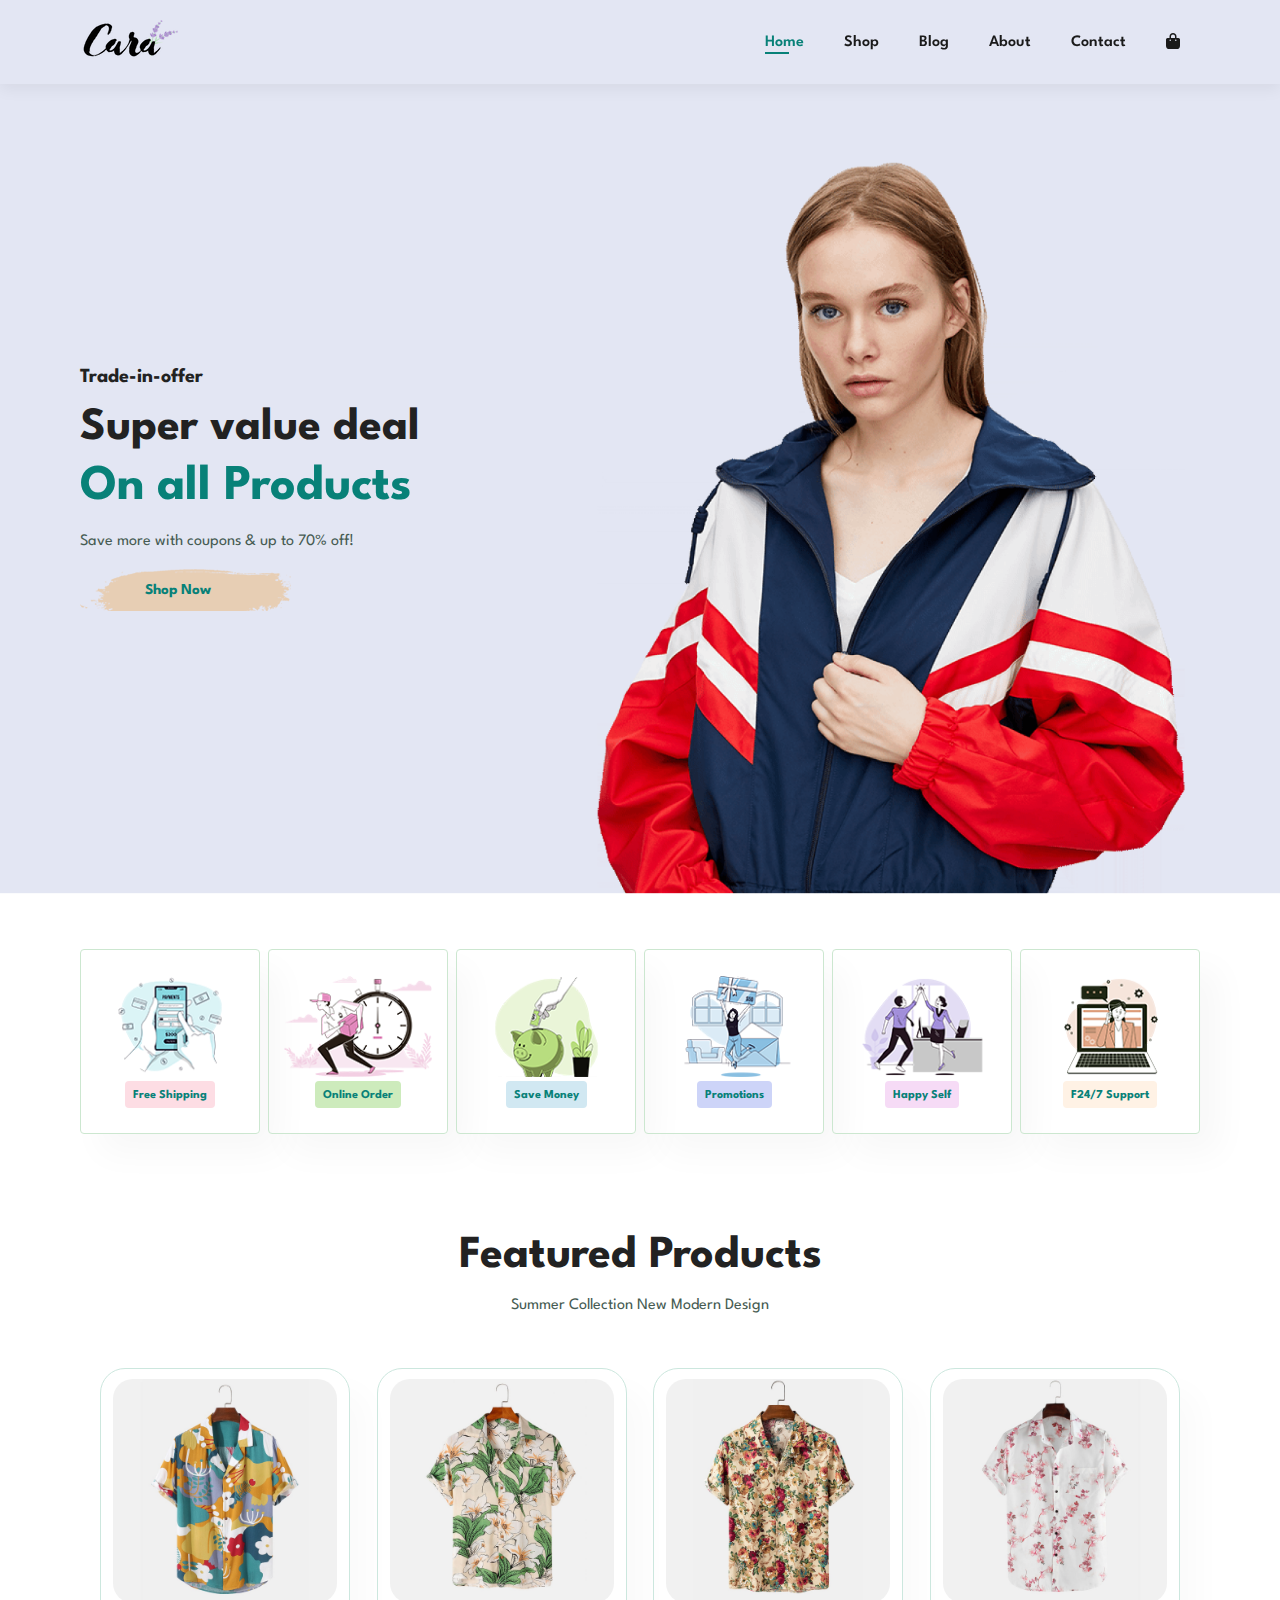
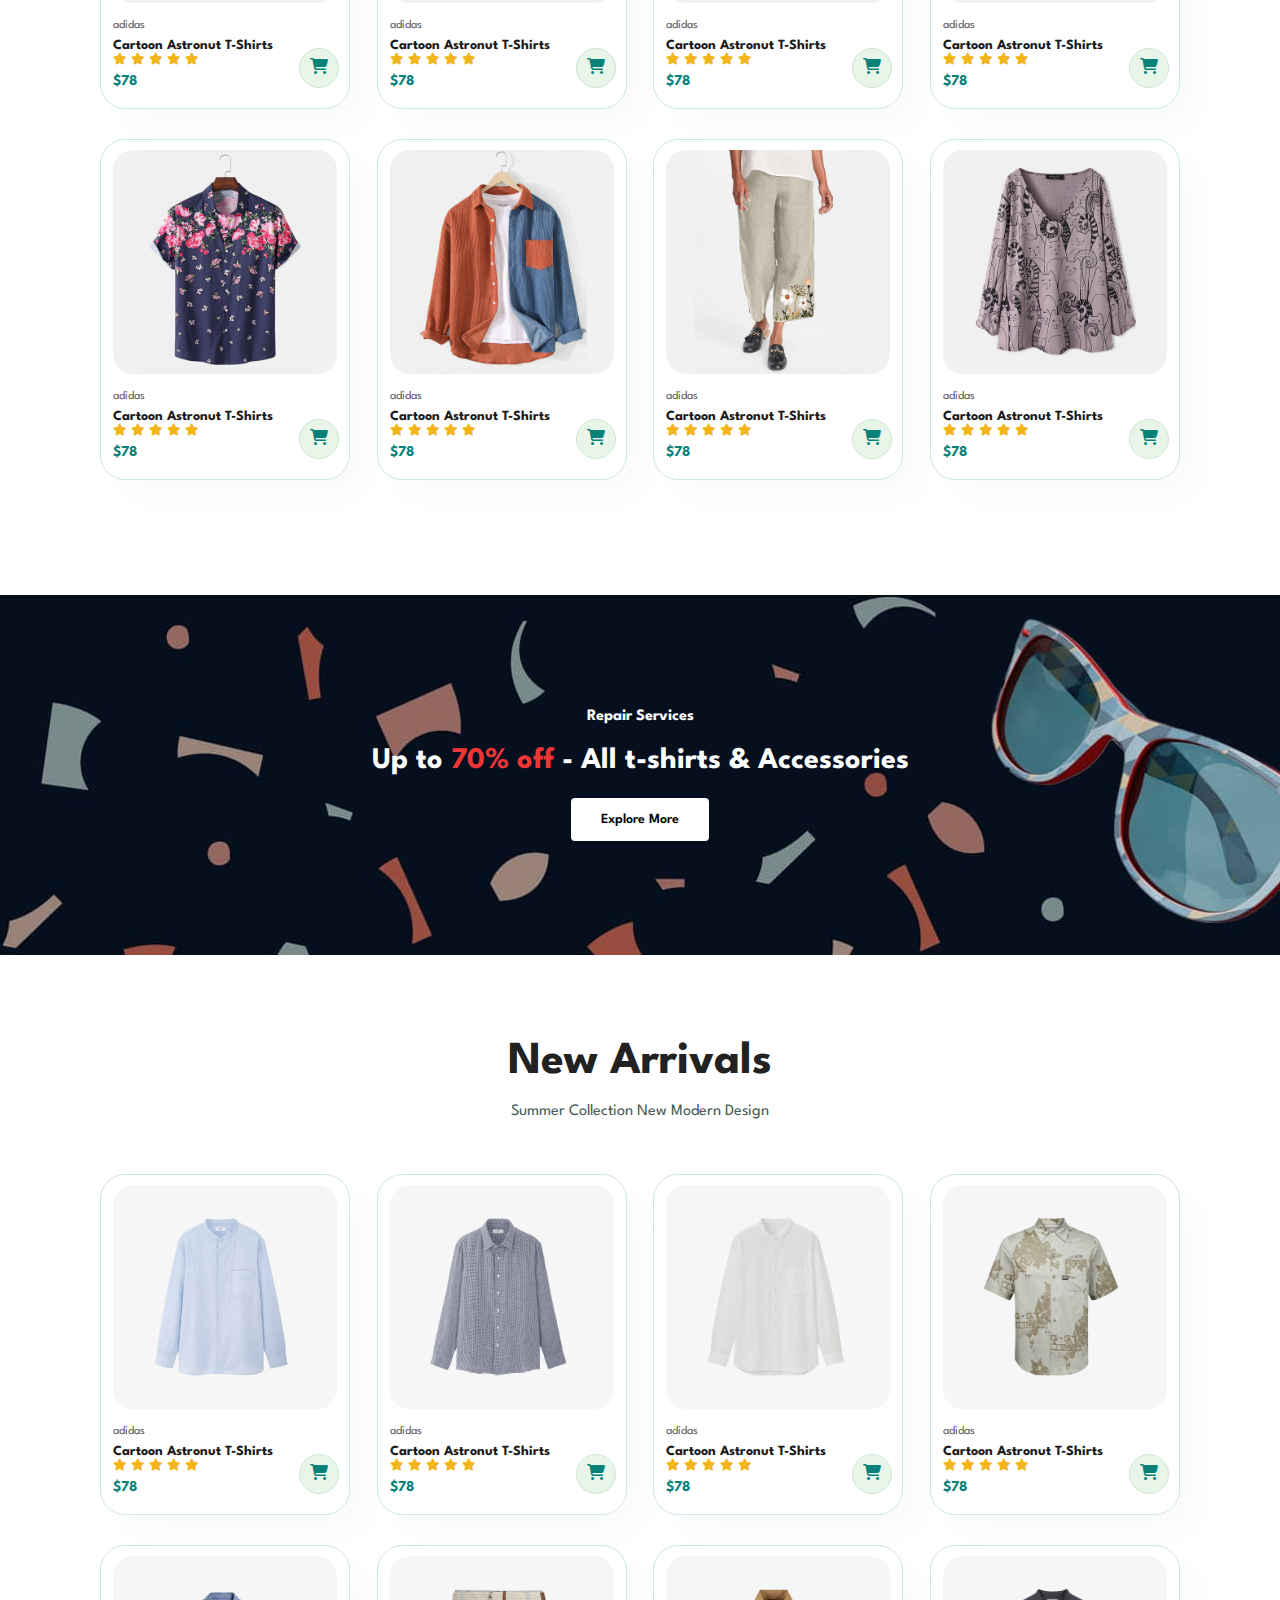
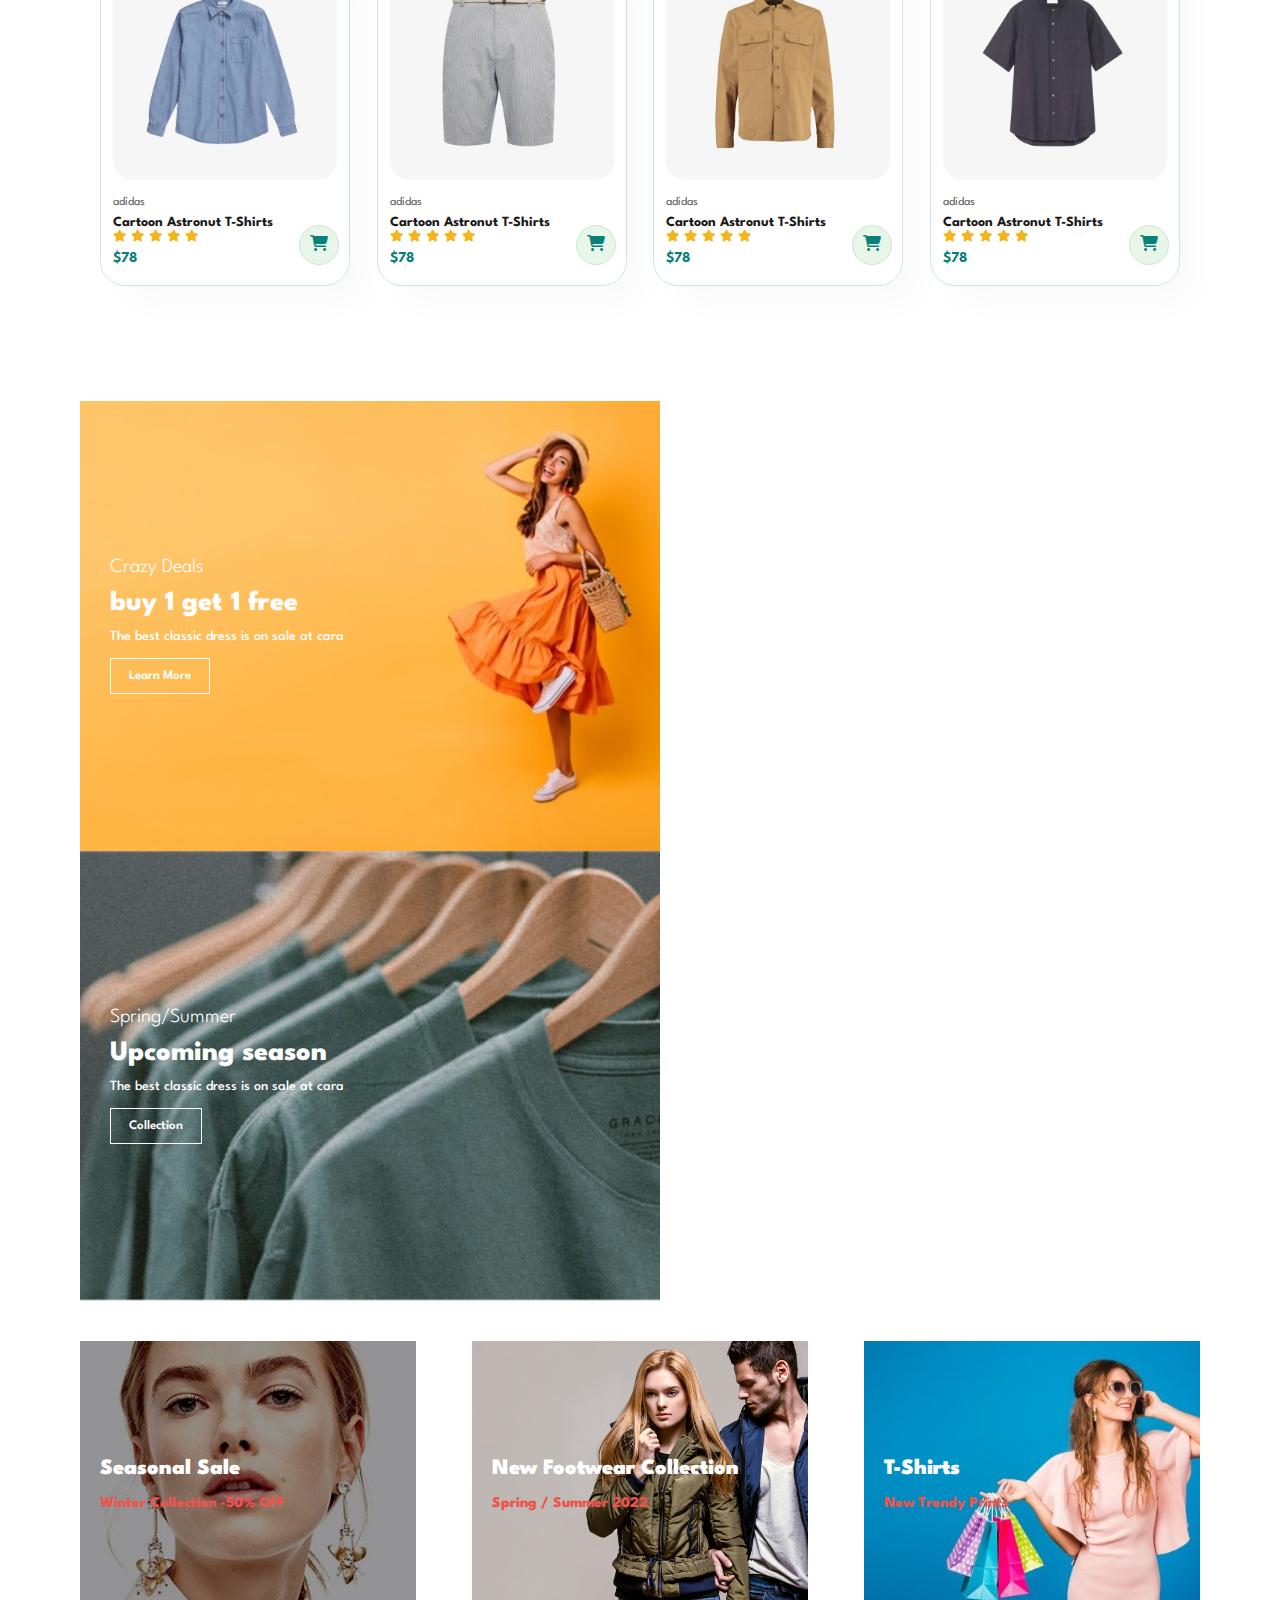
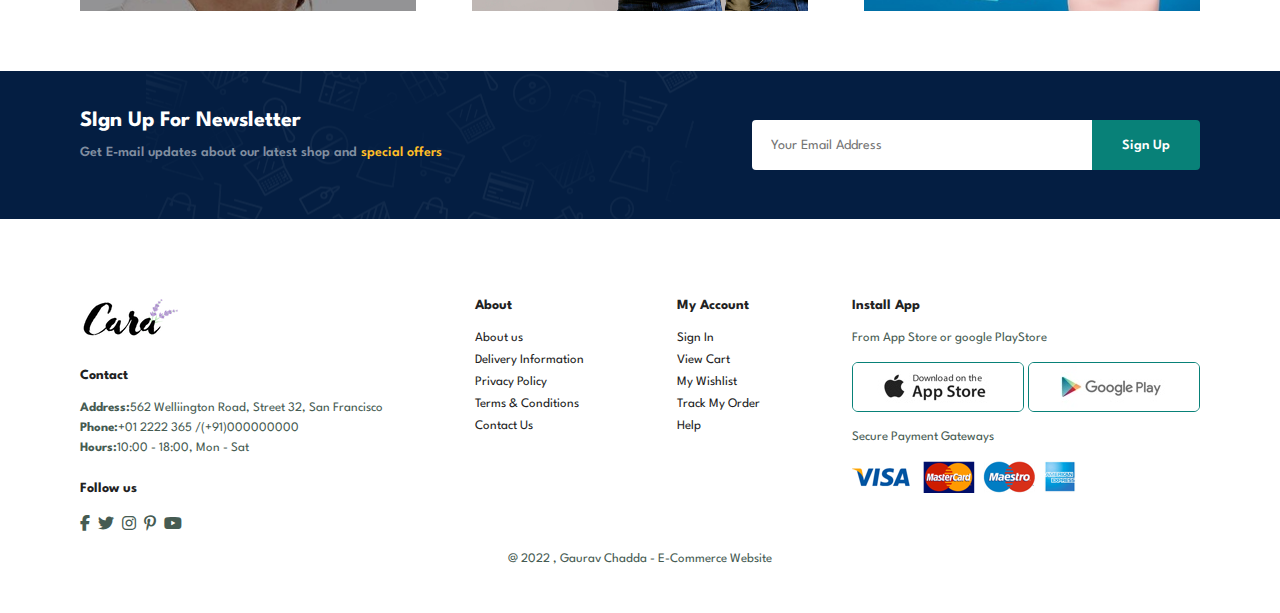
<file: index.html>
<!DOCTYPE html>
<html lang="en">
<head>
    <meta charset="UTF-8">
    <meta http-equiv="X-UA-Compatible" content="IE=edge">
    <meta name="viewport" content="width=device-width, initial-scale=1.0">
    <title>E-Commerce Website</title>
    <link rel="stylesheet" href="https://cdnjs.cloudflare.com/ajax/libs/font-awesome/6.3.0/css/all.min.css"/>
    <link rel="stylesheet" href="style.css">
</head>
<body>
<section id="header"> 
     <a href="#"><img src="img/logo.png" class="logo" alt=""></a>
<div>
    <ul id="navbar">
<li><a class="active"  href="index.html">Home</a></li>
<li><a href="shop.html">Shop</a></li>
<li><a href="blog.html">Blog</a></li>
<li><a href="about.html">About</a></li>
<li><a href="contact.html">Contact</a></li>
<li id="lg-bag"><a href="cart.html "><i class="fa fa-bag-shopping"></i></a></li>
<a href="#" id="close"><i class="fa-solid fa-xmark"></i></a>  
</ul>
</div>

<div id="mobile">

<a href="cart.html "><i class="fa fa-bag-shopping"></i></a>
<i id="bar" class="fas fa-outdent"></i>
</div>

    </section>

    <section id="hero">
<h4>Trade-in-offer</h4>
<h2>Super value deal</h2>
<h1>On all Products</h1>
<p>Save more with coupons & up to 70% off!</p>
<button>Shop Now</button>
    </section>

    <section id="feature" class="section-p1">
        <div class="fe-box">
            <img src="img/features/f1.png" alt="error">
             <h6>Free Shipping</h6>
        </div>

        <div class="fe-box">
            <img src="img/features/f2.png" alt="error">
             <h6>Online Order</h6>
        </div>

        <div class="fe-box">
            <img src="img/features/f3.png" alt="error">
             <h6>Save Money</h6>
        </div>

        <div class="fe-box">
            <img src="img/features/f4.png" alt="error">
             <h6>Promotions</h6>
        </div>

        <div class="fe-box">
            <img src="img/features/f5.png" alt="error">
             <h6>Happy Self</h6>
        </div>

        <div class="fe-box">
            <img src="img/features/f6.png" alt="error">
             <h6>F24/7 Support</h6>
        </div>
    </section>

    <section id="product1" class="section-p1">
<h2>Featured Products</h2>
<p>Summer Collection New Modern Design</p>
<div class="pro-container">
    <div class="pro">
        <img src="img/products/f1.jpg" alt="No image">
        <div class="des">
<span>adidas</span>
<h5>Cartoon Astronut T-Shirts</h5>
<div class="star">
    <i class="fas fa-star"></i>
    <i class="fas fa-star"></i>
    <i class="fas fa-star"></i>
    <i class="fas fa-star"></i>
    <i class="fas fa-star"></i>
</div>
<h4>$78</h4>
        </div>
        <a class="cart" href="#"><i class="fa fa-cart-shopping"></i></a>
    </div>

    <div class="pro">
        <img src="img/products/f2.jpg" alt="No image">
        <div class="des">
<span>adidas</span>
<h5>Cartoon Astronut T-Shirts</h5>
<div class="star">
    <i class="fas fa-star"></i>
    <i class="fas fa-star"></i>
    <i class="fas fa-star"></i>
    <i class="fas fa-star"></i>
    <i class="fas fa-star"></i>
</div>
<h4>$78</h4>
        </div>
        <a class="cart" href="#"><i class="fa fa-cart-shopping"></i></a>
    </div>

    <div class="pro">
        <img src="img/products/f3.jpg" alt="No image">
        <div class="des">
<span>adidas</span>
<h5>Cartoon Astronut T-Shirts</h5>
<div class="star">
    <i class="fas fa-star"></i>
    <i class="fas fa-star"></i>
    <i class="fas fa-star"></i>
    <i class="fas fa-star"></i>
    <i class="fas fa-star"></i>
</div>
<h4>$78</h4>
        </div>
        <a class="cart" href="#"><i class="fa fa-cart-shopping"></i></a>
    </div>

    <div class="pro">
        <img src="img/products/f4.jpg" alt="No image">
        <div class="des">
<span>adidas</span>
<h5>Cartoon Astronut T-Shirts</h5>
<div class="star">
    <i class="fas fa-star"></i>
    <i class="fas fa-star"></i>
    <i class="fas fa-star"></i>
    <i class="fas fa-star"></i>
    <i class="fas fa-star"></i>
</div>
<h4>$78</h4>
        </div>
        <a class="cart" href="#"><i class="fa fa-cart-shopping"></i></a>
    </div>

    <div class="pro">
        <img src="img/products/f5.jpg" alt="No image">
        <div class="des">
<span>adidas</span>
<h5>Cartoon Astronut T-Shirts</h5>
<div class="star">
    <i class="fas fa-star"></i>
    <i class="fas fa-star"></i>
    <i class="fas fa-star"></i>
    <i class="fas fa-star"></i>
    <i class="fas fa-star"></i>
</div>
<h4>$78</h4>
        </div>
        <a class="cart" href="#"><i class="fa fa-cart-shopping"></i></a>
    </div>

    <div class="pro">
        <img src="img/products/f6.jpg" alt="No image">
        <div class="des">
<span>adidas</span>
<h5>Cartoon Astronut T-Shirts</h5>
<div class="star">
    <i class="fas fa-star"></i>
    <i class="fas fa-star"></i>
    <i class="fas fa-star"></i>
    <i class="fas fa-star"></i>
    <i class="fas fa-star"></i>
</div>
<h4>$78</h4>
        </div>
        <a class="cart" href="#"><i class="fa fa-cart-shopping"></i></a>
    </div>

    <div class="pro">
        <img src="img/products/f7.jpg" alt="No image">
        <div class="des">
<span>adidas</span>
<h5>Cartoon Astronut T-Shirts</h5>
<div class="star">
    <i class="fas fa-star"></i>
    <i class="fas fa-star"></i>
    <i class="fas fa-star"></i>
    <i class="fas fa-star"></i>
    <i class="fas fa-star"></i>
</div>
<h4>$78</h4>
        </div>
        <a class="cart" href="#"><i class="fa fa-cart-shopping"></i></a>
    </div>

    <div class="pro">
        <img src="img/products/f8.jpg" alt="No image">
        <div class="des">
<span>adidas</span>
<h5>Cartoon Astronut T-Shirts</h5>
<div class="star">
    <i class="fas fa-star"></i>
    <i class="fas fa-star"></i>
    <i class="fas fa-star"></i>
    <i class="fas fa-star"></i>
    <i class="fas fa-star"></i>
</div>
<h4>$78</h4>
        </div>
        <a class="cart" href="#"><i class="fa fa-cart-shopping"></i></a>
    </div>
</div>

    </section>

    <section id="banner" class="section-m1">
        <h4>Repair Services</h4>
        <h2>Up to <span>70% off</span> - All t-shirts & Accessories</h2>
    <button class="normal">Explore More</button>
    </section>

    <section id="product1" class="section-p1">
        <h2>New Arrivals</h2>
        <p>Summer Collection New Modern Design</p>
        <div class="pro-container">
            <div class="pro">
                <img src="img/products/n1.jpg" alt="No image">
                <div class="des">
        <span>adidas</span>
        <h5>Cartoon Astronut T-Shirts</h5>
        <div class="star">
            <i class="fas fa-star"></i>
            <i class="fas fa-star"></i>
            <i class="fas fa-star"></i>
            <i class="fas fa-star"></i>
            <i class="fas fa-star"></i>
        </div>
        <h4>$78</h4>
                </div>
                <a class="cart" href="#"><i class="fa fa-cart-shopping"></i></a>
            </div>
        
            <div class="pro">
                <img src="img/products/n2.jpg" alt="No image">
                <div class="des">
        <span>adidas</span>
        <h5>Cartoon Astronut T-Shirts</h5>
        <div class="star">
            <i class="fas fa-star"></i>
            <i class="fas fa-star"></i>
            <i class="fas fa-star"></i>
            <i class="fas fa-star"></i>
            <i class="fas fa-star"></i>
        </div>
        <h4>$78</h4>
                </div>
                <a class="cart" href="#"><i class="fa fa-cart-shopping"></i></a>
            </div>
        
            <div class="pro">
                <img src="img/products/n3.jpg" alt="No image">
                <div class="des">
        <span>adidas</span>
        <h5>Cartoon Astronut T-Shirts</h5>
        <div class="star">
            <i class="fas fa-star"></i>
            <i class="fas fa-star"></i>
            <i class="fas fa-star"></i>
            <i class="fas fa-star"></i>
            <i class="fas fa-star"></i>
        </div>
        <h4>$78</h4>
                </div>
                <a class="cart" href="#"><i class="fa fa-cart-shopping"></i></a>
            </div>
        
            <div class="pro">
                <img src="img/products/n4.jpg" alt="No image">
                <div class="des">
        <span>adidas</span>
        <h5>Cartoon Astronut T-Shirts</h5>
        <div class="star">
            <i class="fas fa-star"></i>
            <i class="fas fa-star"></i>
            <i class="fas fa-star"></i>
            <i class="fas fa-star"></i>
            <i class="fas fa-star"></i>
        </div>
        <h4>$78</h4>
                </div>
                <a class="cart" href="#"><i class="fa fa-cart-shopping"></i></a>
            </div>
        
            <div class="pro">
                <img src="img/products/n5.jpg" alt="No image">
                <div class="des">
        <span>adidas</span>
        <h5>Cartoon Astronut T-Shirts</h5>
        <div class="star">
            <i class="fas fa-star"></i>
            <i class="fas fa-star"></i>
            <i class="fas fa-star"></i>
            <i class="fas fa-star"></i>
            <i class="fas fa-star"></i>
        </div>
        <h4>$78</h4>
                </div>
                <a class="cart" href="#"><i class="fa fa-cart-shopping"></i></a>
            </div>
        
            <div class="pro">
                <img src="img/products/n6.jpg" alt="No image">
                <div class="des">
        <span>adidas</span>
        <h5>Cartoon Astronut T-Shirts</h5>
        <div class="star">
            <i class="fas fa-star"></i>
            <i class="fas fa-star"></i>
            <i class="fas fa-star"></i>
            <i class="fas fa-star"></i>
            <i class="fas fa-star"></i>
        </div>
        <h4>$78</h4>
                </div>
                <a class="cart" href="#"><i class="fa fa-cart-shopping"></i></a>
            </div>
        
            <div class="pro">
                <img src="img/products/n7.jpg" alt="No image">
                <div class="des">
        <span>adidas</span>
        <h5>Cartoon Astronut T-Shirts</h5>
        <div class="star">
            <i class="fas fa-star"></i>
            <i class="fas fa-star"></i>
            <i class="fas fa-star"></i>
            <i class="fas fa-star"></i>
            <i class="fas fa-star"></i>
        </div>
        <h4>$78</h4>
                </div>
                <a class="cart" href="#"><i class="fa fa-cart-shopping"></i></a>
            </div>
        
            <div class="pro">
                <img src="img/products/n8.jpg" alt="No image">
                <div class="des">
        <span>adidas</span>
        <h5>Cartoon Astronut T-Shirts</h5>
        <div class="star">
            <i class="fas fa-star"></i>
            <i class="fas fa-star"></i>
            <i class="fas fa-star"></i>
            <i class="fas fa-star"></i>
            <i class="fas fa-star"></i>
        </div>
        <h4>$78</h4>
                </div>
                <a class="cart" href="#"><i class="fa fa-cart-shopping"></i></a>
            </div>
        </div>
        
            </section>

            <section id="sm-banner" class="section-p1">
                <div class="banner-box">
                   <h4>Crazy Deals</h4> 
                   <h2>buy 1 get 1 free</h2>
                   <span>The best classic dress is on sale at cara</span>
                   <button class="white">Learn More</button>
                </div>

                <div class="banner-box banner-box2">
                    <h4>Spring/Summer</h4> 
                    <h2>Upcoming season</h2>
                    <span>The best classic dress is on sale at cara</span>
                    <button class="white">Collection</button>
                 </div>
            </section>

            <section id="banner3">
                <div class="banner-box ">
                    
                    <h2>Seasonal Sale</h2>
                    <h3>Winter Collection -50% OFF</h3>
                 </div>

                 <div class="banner-box banner-box2">
                    
                    <h2>New Footwear Collection</h2>
                    <h3>Spring / Summer 2022</h3>
                 </div>

                 <div class="banner-box banner-box3">
                    
                    <h2>T-Shirts</h2>
                    <h3>New Trendy Prints</h3>
                 </div>
            </section>

            <section id="newsletter" class="section-p1 section-m1">
                <div class="newstext">
              <h4>SIgn Up For Newsletter</h4>
              <p>Get E-mail updates about our latest shop and <span>special offers</span></p>
                </div>
                <div class="form">
                 <input type="text" placeholder="Your Email Address">
                <button class="normal">Sign Up</button>
                </div>
            </section>

            <footer class="section-p1">
<div class="col">
    <img class="logo" src="img/logo.png" alt="No image">
    <h4>Contact</h4>
    <p><strong>Address:</strong>562 Welliington Road, Street 32, San Francisco</p>
    <p><strong>Phone:</strong>+01 2222 365 /(+91)000000000</p>
    <p><strong>Hours:</strong>10:00 - 18:00, Mon - Sat</p>
<div class="follow">
    <h4>Follow us</h4>
    <div class="icon">
        <i class="fab fa-facebook-f"></i>
        <i class="fab fa-twitter"></i>
        <i class="fab fa-instagram"></i>
        <i class="fab fa-pinterest-p"></i>
        <i class="fab fa-youtube"></i>
    </div>
</div>
</div>

<div class="col">
    <h4>About</h4>
    <a href="#">About us</a>
    <a href="#">Delivery Information</a>
    <a href="#">Privacy Policy</a>
    <a href="#">Terms & Conditions</a>
    <a href="#">Contact Us</a>
</div>

<div class="col">
    <h4>My Account</h4>
    <a href="#">Sign In</a>
    <a href="#">View Cart</a>
    <a href="#">My Wishlist</a>
    <a href="#">Track My Order</a>
    <a href="#">Help</a>
</div>

<div class="col install">
    <h4>Install App</h4>
    <p>From App Store or google PlayStore</p>
    <div class="row">
        <img src="img/pay/app.jpg" alt="No Image">
        <img src="img/pay/play.jpg" alt="No Image">
    </div>
    <p>Secure Payment Gateways</p>
    <img src="img/pay/pay.png" alt="No image">
</div>

<div class="copyright">
    <p>@ 2022 , Gaurav Chadda - E-Commerce Website</p>
</div>
            </footer>


    <script src="script.js"></script>
    
</body>
</html>
</file>
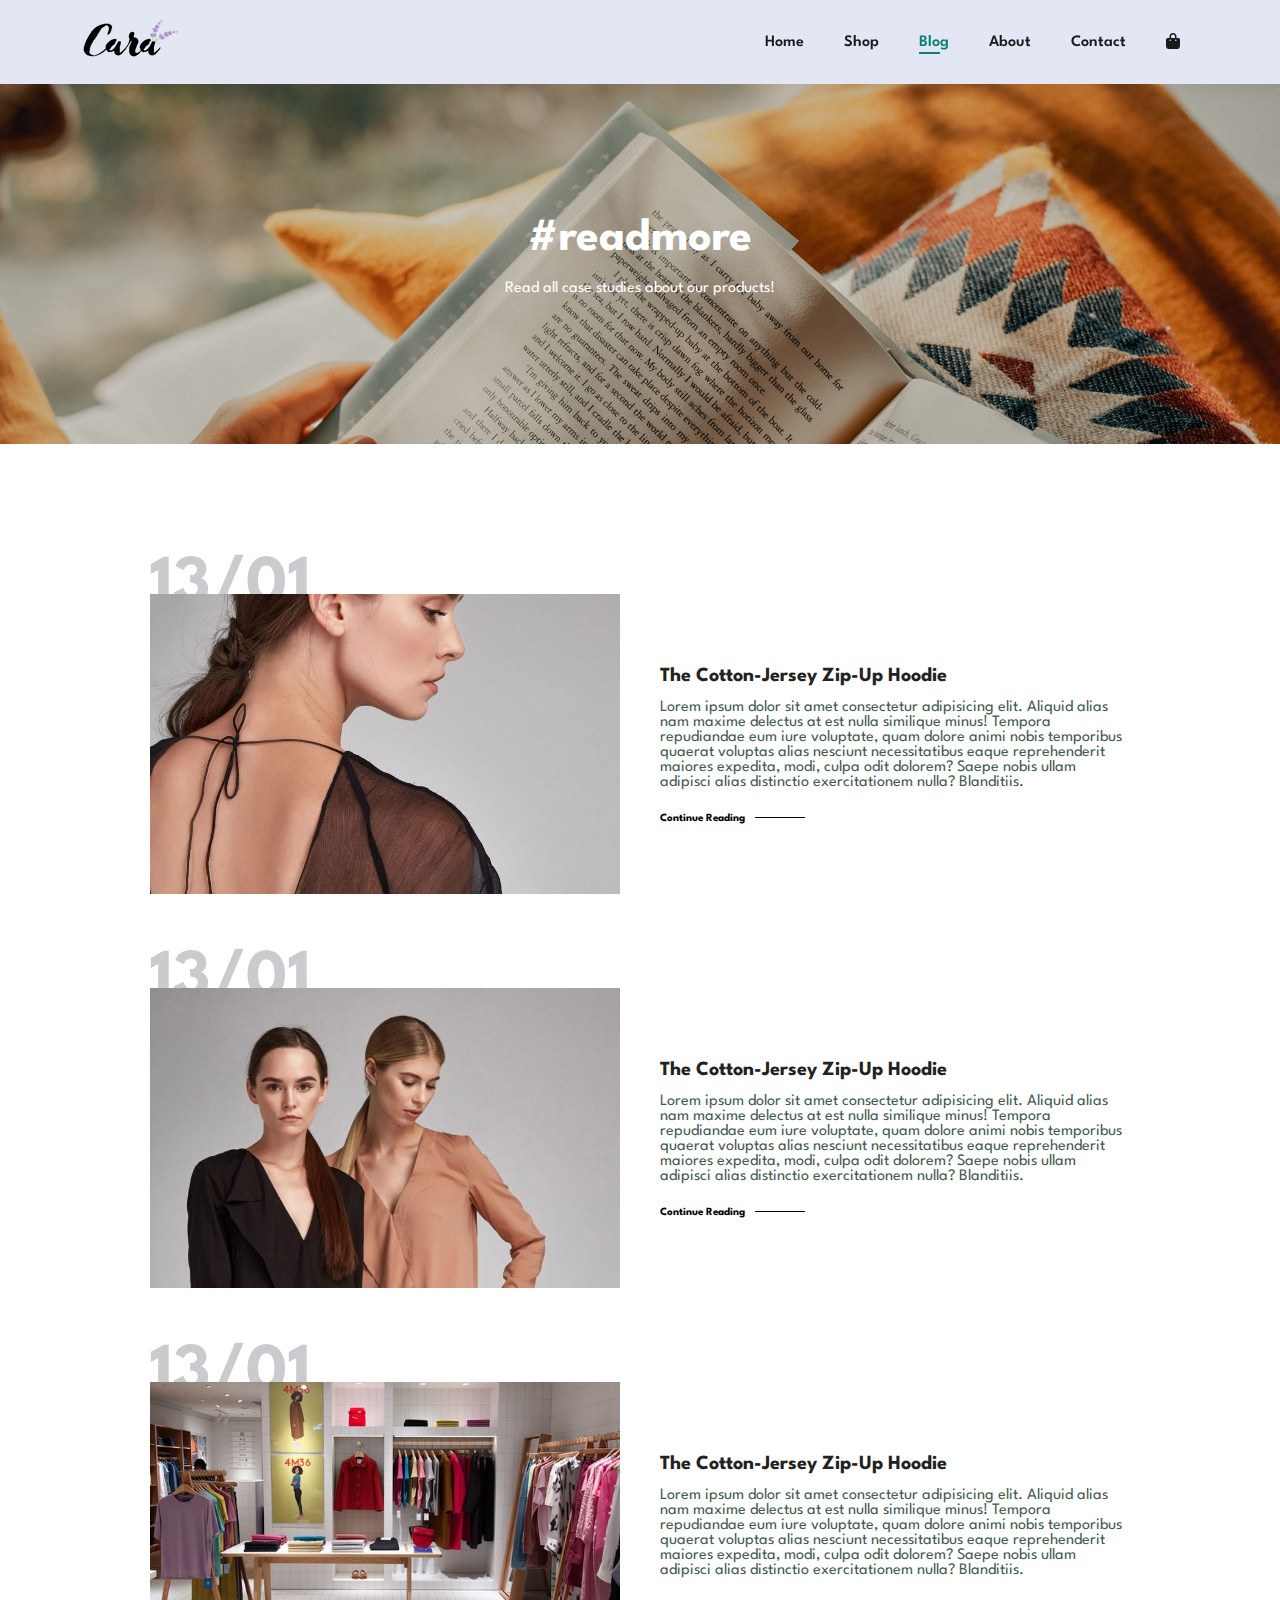
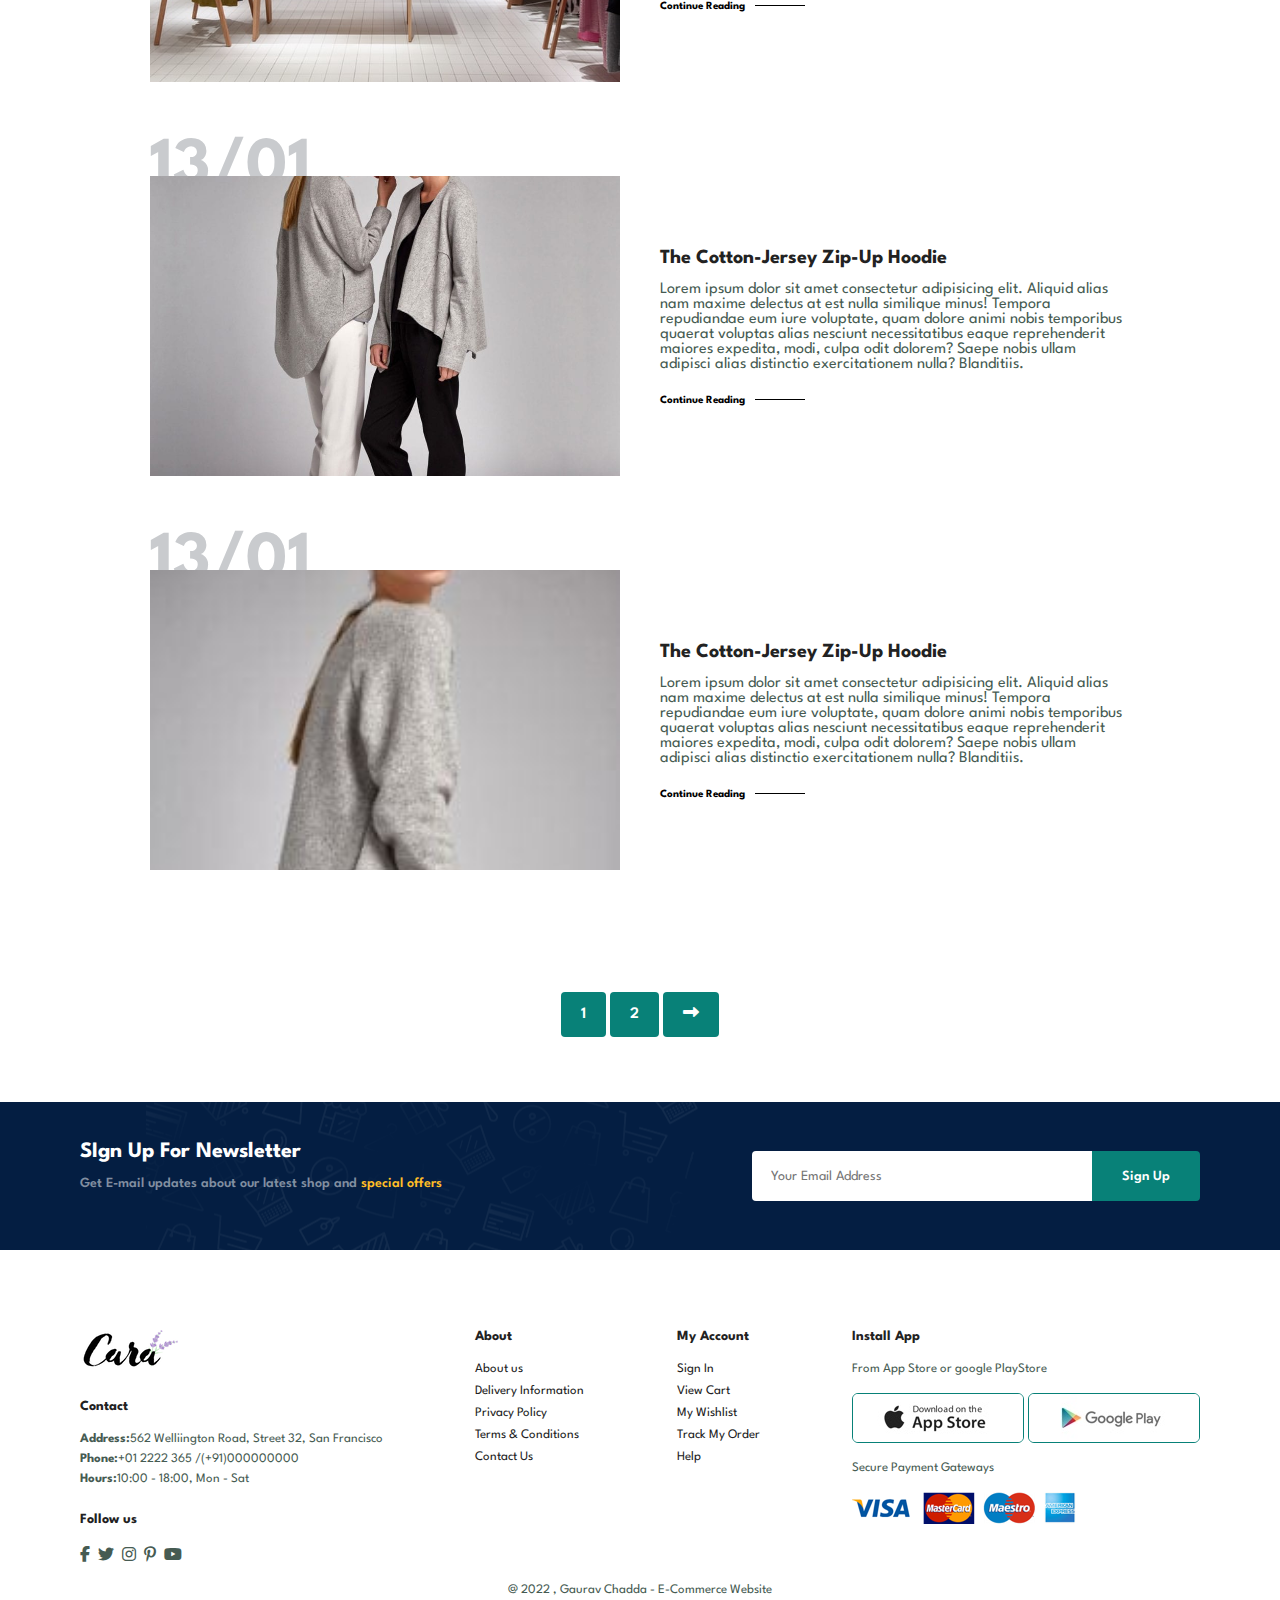
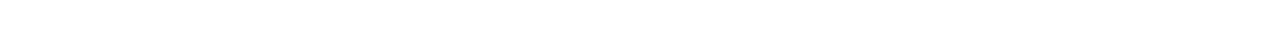
<file: blog.html>
<!DOCTYPE html>
<html lang="en">
<head>
    <meta charset="UTF-8">
    <meta http-equiv="X-UA-Compatible" content="IE=edge">
    <meta name="viewport" content="width=device-width, initial-scale=1.0">
    <title>E-Commerce Website</title>
    <link rel="stylesheet" href="https://cdnjs.cloudflare.com/ajax/libs/font-awesome/6.3.0/css/all.min.css"/>
    <link rel="stylesheet" href="style.css">
</head>
<body>
<section id="header"> 
     <a href="#"><img src="img/logo.png" class="logo" alt=""></a>
<div>
    <ul id="navbar">
<li><a  href="index.html">Home</a></li>
<li><a href="shop.html">Shop</a></li>
<li><a class="active"href="blog.html">Blog</a></li>
<li><a href="about.html">About</a></li>
<li><a href="contact.html">Contact</a></li>
<li id="lg-bag"><a href="cart.html "><i class="fa fa-bag-shopping"></i></a></li>
<a href="#" id="close"><i class="fa-solid fa-xmark"></i></a>  
</ul>
</div>

<div id="mobile">

<a href="cart.html "><i class="fa fa-bag-shopping"></i></a>
<i id="bar" class="fas fa-outdent"></i>
</div>

    </section>

    <section id="page-header" class="blog-header">
<h2>#readmore</h2>
<p>Read all case studies about our products!</p>
    </section>

    <section id="blog">
        <div class="blog-box">
           <div class="blog-img">
            <img src="img/blog/b1.jpg" alt="no image">
           </div> 
           <div class="blog-details">
            <h4>The Cotton-Jersey Zip-Up Hoodie</h4>
            <p>Lorem ipsum dolor sit amet consectetur adipisicing elit. Aliquid alias nam maxime delectus at est nulla similique minus! Tempora repudiandae eum iure voluptate, quam dolore animi nobis temporibus quaerat voluptas alias nesciunt necessitatibus eaque reprehenderit maiores expedita, modi, culpa odit dolorem? Saepe nobis ullam adipisci alias distinctio exercitationem nulla? Blanditiis.</p>
        <a href="#">Continue Reading</a>   
        </div>
        <h1>13/01</h1>
        </div>

        <div class="blog-box">
            <div class="blog-img">
             <img src="img/blog/b2.jpg" alt="no image">
            </div> 
            <div class="blog-details">
             <h4>The Cotton-Jersey Zip-Up Hoodie</h4>
             <p>Lorem ipsum dolor sit amet consectetur adipisicing elit. Aliquid alias nam maxime delectus at est nulla similique minus! Tempora repudiandae eum iure voluptate, quam dolore animi nobis temporibus quaerat voluptas alias nesciunt necessitatibus eaque reprehenderit maiores expedita, modi, culpa odit dolorem? Saepe nobis ullam adipisci alias distinctio exercitationem nulla? Blanditiis.</p>
         <a href="#">Continue Reading</a>   
         </div>
         <h1>13/01</h1>
         </div>

         <div class="blog-box">
            <div class="blog-img">
             <img src="img/blog/b3.jpg" alt="no image">
            </div> 
            <div class="blog-details">
             <h4>The Cotton-Jersey Zip-Up Hoodie</h4>
             <p>Lorem ipsum dolor sit amet consectetur adipisicing elit. Aliquid alias nam maxime delectus at est nulla similique minus! Tempora repudiandae eum iure voluptate, quam dolore animi nobis temporibus quaerat voluptas alias nesciunt necessitatibus eaque reprehenderit maiores expedita, modi, culpa odit dolorem? Saepe nobis ullam adipisci alias distinctio exercitationem nulla? Blanditiis.</p>
         <a href="#">Continue Reading</a>   
         </div>
         <h1>13/01</h1>
         </div>

         <div class="blog-box">
            <div class="blog-img">
             <img src="img/blog/b4.jpg" alt="no image">
            </div> 
            <div class="blog-details">
             <h4>The Cotton-Jersey Zip-Up Hoodie</h4>
             <p>Lorem ipsum dolor sit amet consectetur adipisicing elit. Aliquid alias nam maxime delectus at est nulla similique minus! Tempora repudiandae eum iure voluptate, quam dolore animi nobis temporibus quaerat voluptas alias nesciunt necessitatibus eaque reprehenderit maiores expedita, modi, culpa odit dolorem? Saepe nobis ullam adipisci alias distinctio exercitationem nulla? Blanditiis.</p>
         <a href="#">Continue Reading</a>   
         </div>
         <h1>13/01</h1>
         </div>

         <div class="blog-box">
            <div class="blog-img">
             <img src="img/blog/b5.jpg" alt="no image">
            </div> 
            <div class="blog-details">
             <h4>The Cotton-Jersey Zip-Up Hoodie</h4>
             <p>Lorem ipsum dolor sit amet consectetur adipisicing elit. Aliquid alias nam maxime delectus at est nulla similique minus! Tempora repudiandae eum iure voluptate, quam dolore animi nobis temporibus quaerat voluptas alias nesciunt necessitatibus eaque reprehenderit maiores expedita, modi, culpa odit dolorem? Saepe nobis ullam adipisci alias distinctio exercitationem nulla? Blanditiis.</p>
         <a href="#">Continue Reading</a>   
         </div>
         <h1>13/01</h1>
         </div>
    </section>

            <section id="pagination" class="section-p1">
                <a href="#">1</a>
                <a href="#">2</a>
                <a href="#"><i class="fa fa-long-arrow-alt-right"></i></a>
            </section>

            <section id="newsletter" class="section-p1 section-m1">
                <div class="newstext">
              <h4>SIgn Up For Newsletter</h4>
              <p>Get E-mail updates about our latest shop and <span>special offers</span></p>
                </div>
                <div class="form">
                 <input type="text" placeholder="Your Email Address">
                <button class="normal">Sign Up</button>
                </div>
            </section>

            <footer class="section-p1">
<div class="col">
    <img class="logo" src="img/logo.png" alt="No image">
    <h4>Contact</h4>
    <p><strong>Address:</strong>562 Welliington Road, Street 32, San Francisco</p>
    <p><strong>Phone:</strong>+01 2222 365 /(+91)000000000</p>
    <p><strong>Hours:</strong>10:00 - 18:00, Mon - Sat</p>
<div class="follow">
    <h4>Follow us</h4>
    <div class="icon">
        <i class="fab fa-facebook-f"></i>
        <i class="fab fa-twitter"></i>
        <i class="fab fa-instagram"></i>
        <i class="fab fa-pinterest-p"></i>
        <i class="fab fa-youtube"></i>
    </div>
</div>
</div>

<div class="col">
    <h4>About</h4>
    <a href="#">About us</a>
    <a href="#">Delivery Information</a>
    <a href="#">Privacy Policy</a>
    <a href="#">Terms & Conditions</a>
    <a href="#">Contact Us</a>
</div>

<div class="col">
    <h4>My Account</h4>
    <a href="#">Sign In</a>
    <a href="#">View Cart</a>
    <a href="#">My Wishlist</a>
    <a href="#">Track My Order</a>
    <a href="#">Help</a>
</div>

<div class="col install">
    <h4>Install App</h4>
    <p>From App Store or google PlayStore</p>
    <div class="row">
        <img src="img/pay/app.jpg" alt="No Image">
        <img src="img/pay/play.jpg" alt="No Image">
    </div>
    <p>Secure Payment Gateways</p>
    <img src="img/pay/pay.png" alt="No image">
</div>

<div class="copyright">
    <p>@ 2022 , Gaurav Chadda - E-Commerce Website</p>
</div>
            </footer>


    <script src="script.js"></script>
    
</body>
</html>
</file>
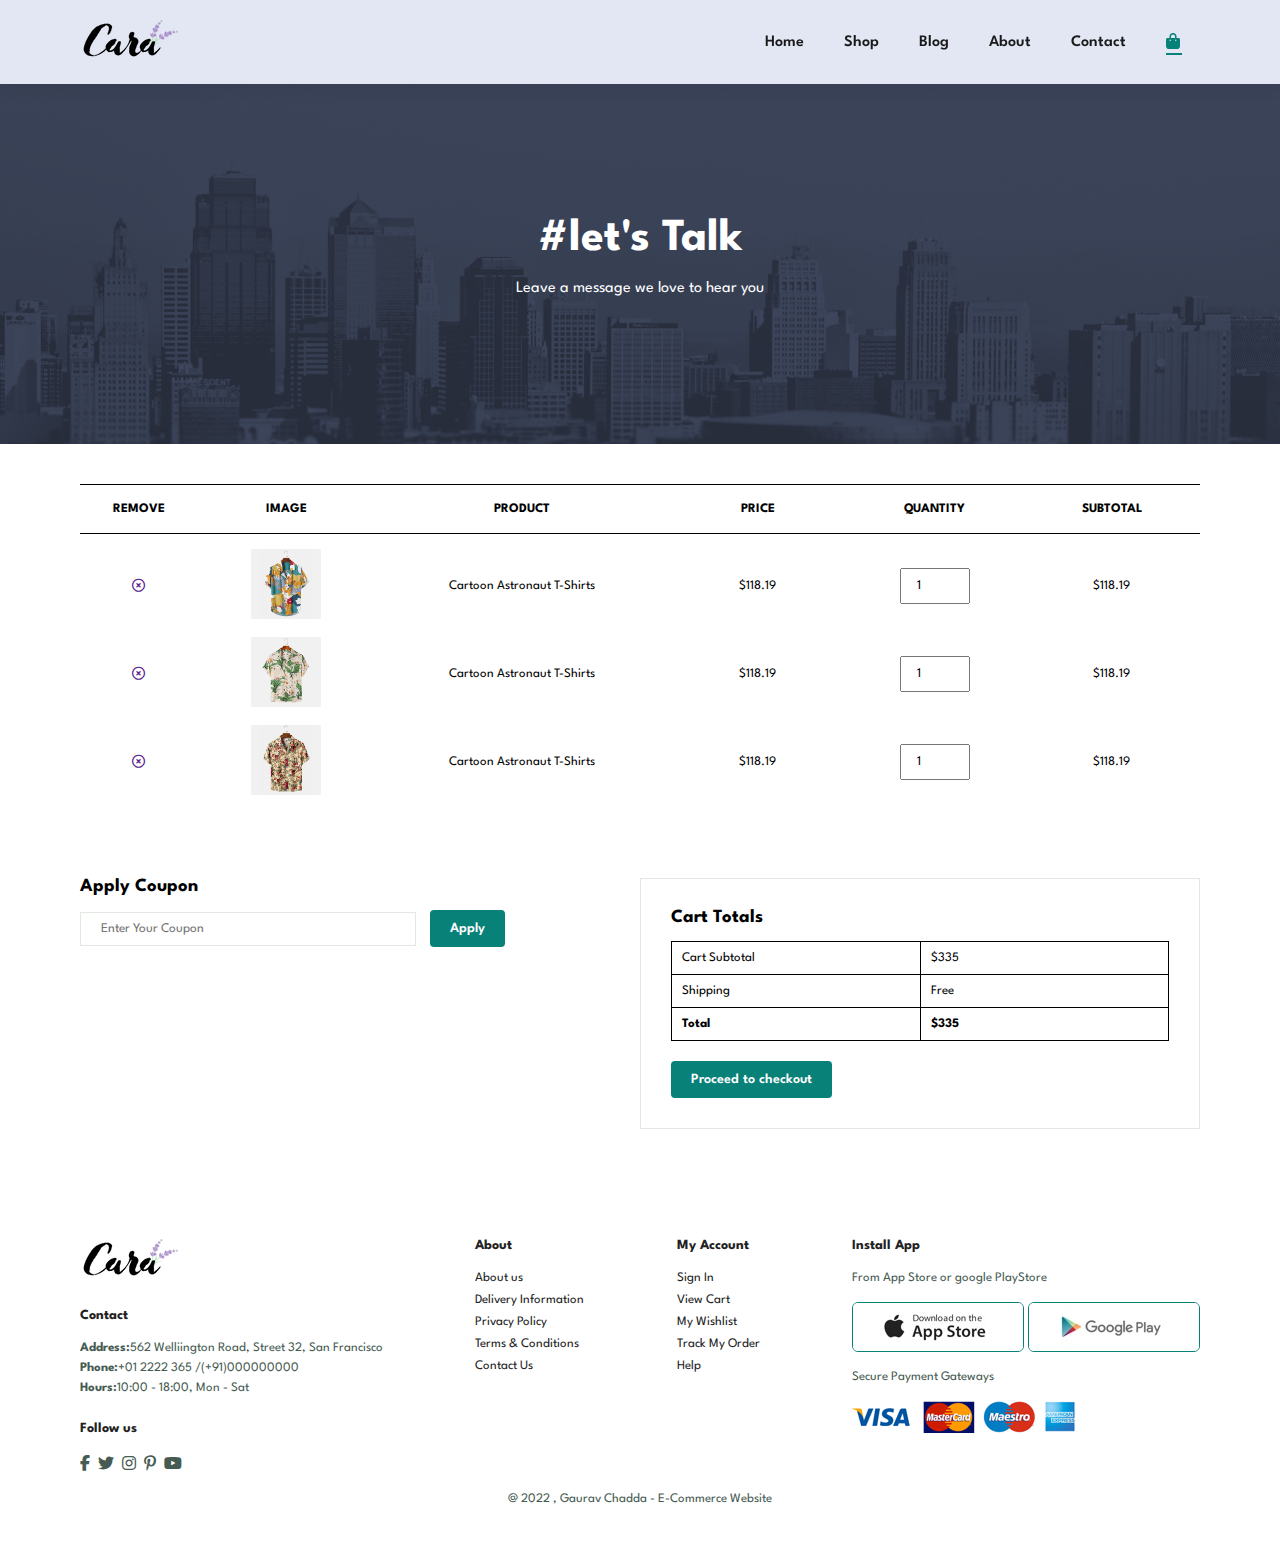
<file: cart.html>
<!DOCTYPE html>
<html lang="en">
<head>
    <meta charset="UTF-8">
    <meta http-equiv="X-UA-Compatible" content="IE=edge">
    <meta name="viewport" content="width=device-width, initial-scale=1.0">
    <title>E-Commerce Website</title>
    <link rel="stylesheet" href="https://cdnjs.cloudflare.com/ajax/libs/font-awesome/6.3.0/css/all.min.css"/>
    <link rel="stylesheet" href="style.css">
</head>
<body>
<section id="header"> 
     <a href="#"><img src="img/logo.png" class="logo" alt=""></a>
<div>
    <ul id="navbar">
<li><a  href="index.html">Home</a></li>
<li><a href="shop.html">Shop</a></li>
<li><a href="blog.html">Blog</a></li>
<li><a href="about.html">About</a></li>
<li><a href="contact.html">Contact</a></li>
<li id="lg-bag"><a class="active" href="cart.html "><i class="fa fa-bag-shopping"></i></a></li>
<a href="#" id="close"><i class="fa-solid fa-xmark"></i></a>  
</ul>
</div>

<div id="mobile">

<a href="cart.html "><i class="fa fa-bag-shopping"></i></a>
<i id="bar" class="fas fa-outdent"></i>
</div>

    </section>

    <section id="page-header" class="about-header">
<h2>#let's Talk</h2>
<p>Leave a message we love to hear you</p>
    </section>

    <section id="cart" class="section-p1">
     <table width="100%">
     <thead>
        <tr>
            <td>Remove</td>
            <td>Image</td>
            <td>Product</td>
            <td>Price</td>
            <td>Quantity</td>
            <td>Subtotal</td>
        </tr>
     </thead>

     <tbody>
        <tr>
            <td><a href=""><i class="far fa-times-circle"></i></a></td>
        <td><img src="img/products/f1.jpg"alt=""></td>
       <td>Cartoon Astronaut T-Shirts</td>
       <td>$118.19</td>
       <td><input type="number" value="1"></td> 
       <td>$118.19</td>   
    </tr>

    <tr>
        <td><a href=""><i class="far fa-times-circle"></i></a></td>
    <td><img src="img/products/f2.jpg"alt=""></td>
   <td>Cartoon Astronaut T-Shirts</td>
   <td>$118.19</td>
   <td><input type="number" value="1"></td> 
   <td>$118.19</td>   
</tr>

<tr>
    <td><a href=""><i class="far fa-times-circle"></i></a></td>
<td><img src="img/products/f3.jpg"alt=""></td>
<td>Cartoon Astronaut T-Shirts</td>
<td>$118.19</td>
<td><input type="number" value="1"></td> 
<td>$118.19</td>   
</tr>


     </tbody>
     </table>
    </section>

    <section id="cart-add" class="section-p1">
     <div id="coupon">
<h3>Apply Coupon</h3>
     <div>
        <input type="text" placeholder="Enter Your Coupon">
        <button class="normal">Apply</button>
     </div>
     </div>

     <div id="subtotal">
        <h3>Cart Totals</h3>
        <table>
            <tr>
                <td>Cart Subtotal</td>
                <td>$335</td>
            </tr>
            <tr>
                <td>Shipping</td>
                <td>Free</td>
            </tr>
            <tr>
                <td><strong>Total</strong></td>
                <td><strong>$335</strong></td>
            </tr>
        </table>

        <button class="normal">Proceed to checkout</button>
     </div>
    </section>

            <footer class="section-p1">
<div class="col">
    <img class="logo" src="img/logo.png" alt="No image">
    <h4>Contact</h4>
    <p><strong>Address:</strong>562 Welliington Road, Street 32, San Francisco</p>
    <p><strong>Phone:</strong>+01 2222 365 /(+91)000000000</p>
    <p><strong>Hours:</strong>10:00 - 18:00, Mon - Sat</p>
<div class="follow">
    <h4>Follow us</h4>
    <div class="icon">
        <i class="fab fa-facebook-f"></i>
        <i class="fab fa-twitter"></i>
        <i class="fab fa-instagram"></i>
        <i class="fab fa-pinterest-p"></i>
        <i class="fab fa-youtube"></i>
    </div>
</div>
</div>

<div class="col">
    <h4>About</h4>
    <a href="#">About us</a>
    <a href="#">Delivery Information</a>
    <a href="#">Privacy Policy</a>
    <a href="#">Terms & Conditions</a>
    <a href="#">Contact Us</a>
</div>

<div class="col">
    <h4>My Account</h4>
    <a href="#">Sign In</a>
    <a href="#">View Cart</a>
    <a href="#">My Wishlist</a>
    <a href="#">Track My Order</a>
    <a href="#">Help</a>
</div>

<div class="col install">
    <h4>Install App</h4>
    <p>From App Store or google PlayStore</p>
    <div class="row">
        <img src="img/pay/app.jpg" alt="No Image">
        <img src="img/pay/play.jpg" alt="No Image">
    </div>
    <p>Secure Payment Gateways</p>
    <img src="img/pay/pay.png" alt="No image">
</div>

<div class="copyright">
    <p>@ 2022 , Gaurav Chadda - E-Commerce Website</p>
</div>
            </footer>


    <script src="script.js"></script>
    
</body>
</html>
</file>
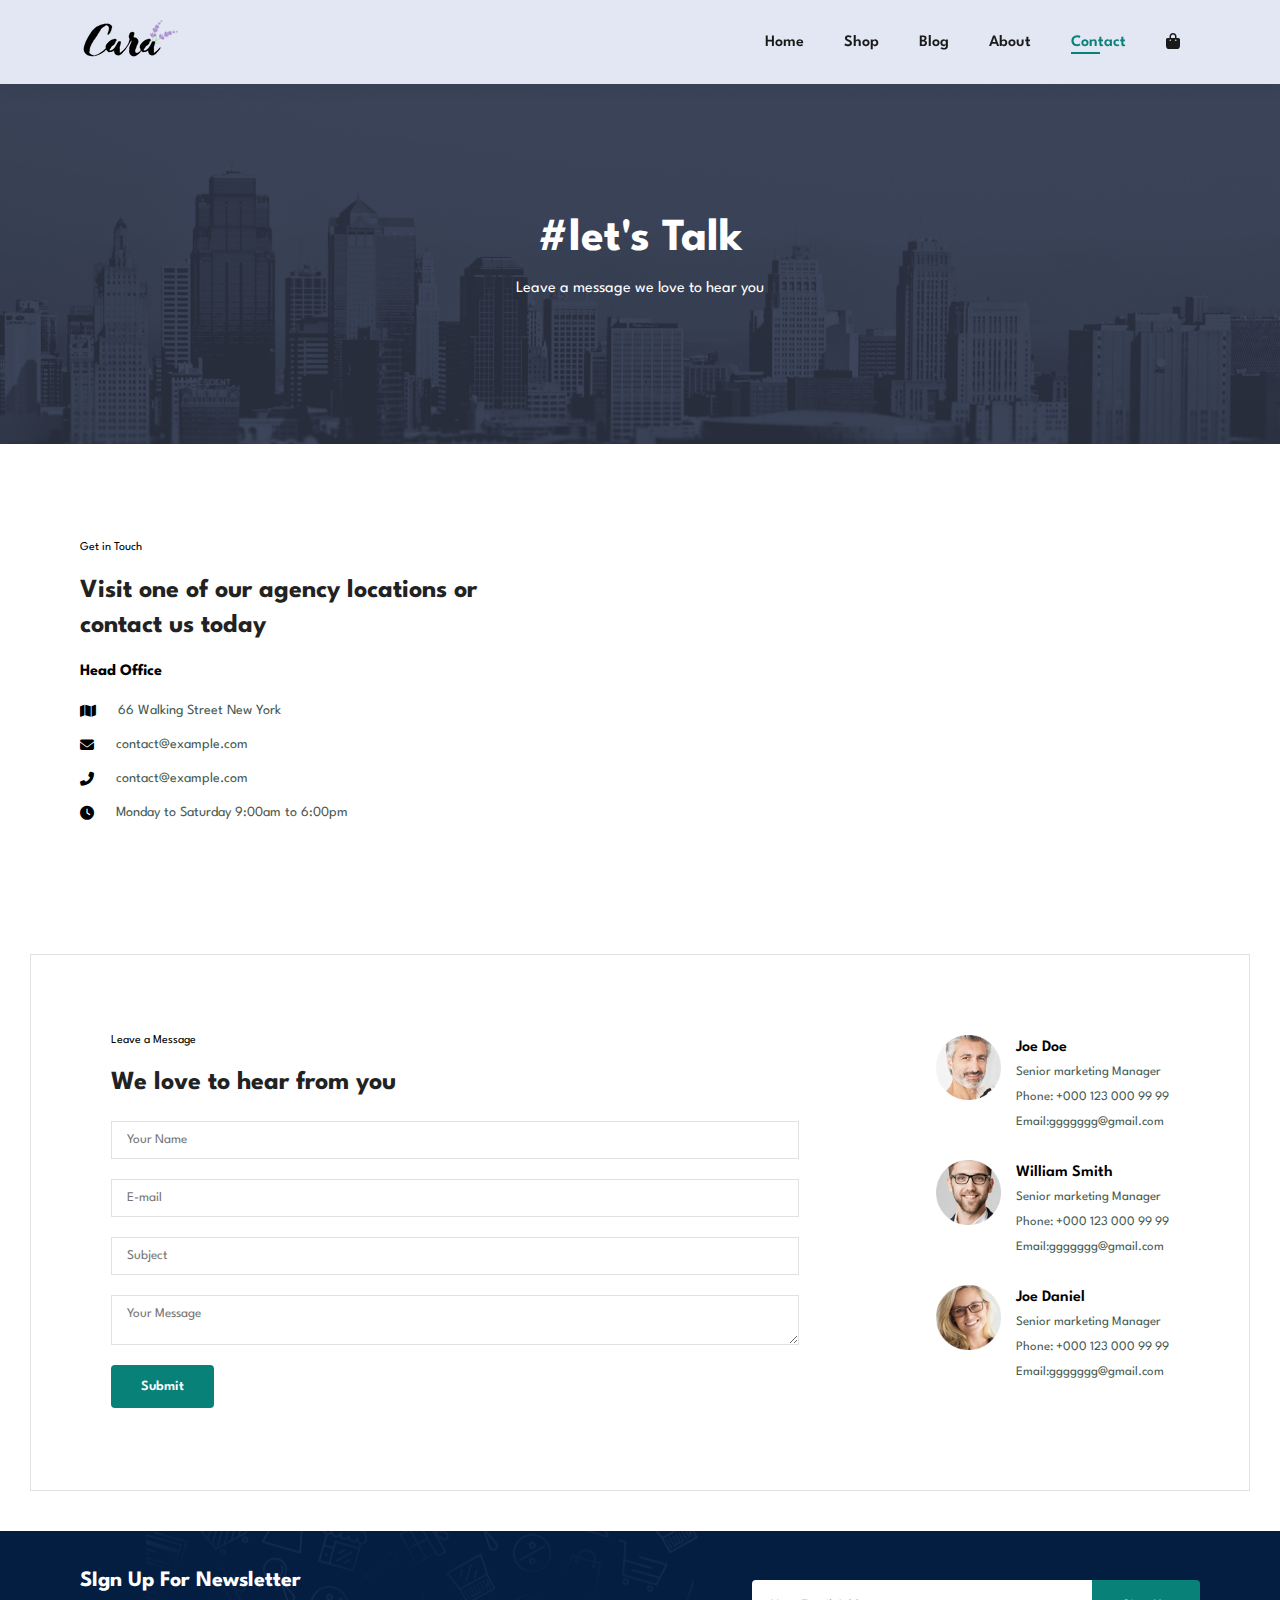
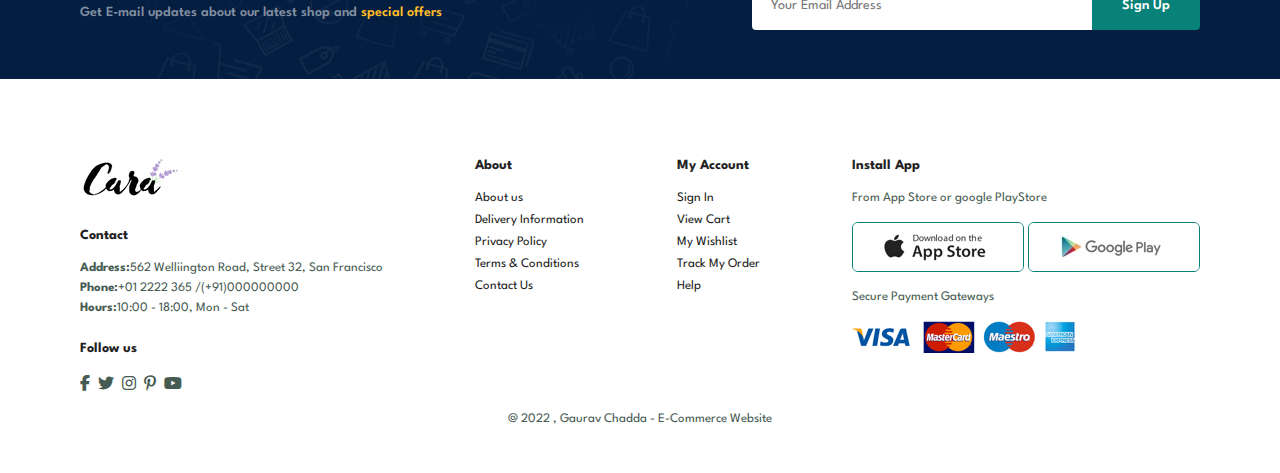
<file: contact.html>
<!DOCTYPE html>
<html lang="en">
<head>
    <meta charset="UTF-8">
    <meta http-equiv="X-UA-Compatible" content="IE=edge">
    <meta name="viewport" content="width=device-width, initial-scale=1.0">
    <title>E-Commerce Website</title>
    <link rel="stylesheet" href="https://cdnjs.cloudflare.com/ajax/libs/font-awesome/6.3.0/css/all.min.css"/>
    <link rel="stylesheet" href="style.css">
</head>
<body>
<section id="header"> 
     <a href="#"><img src="img/logo.png" class="logo" alt=""></a>
<div>
    <ul id="navbar">
<li><a  href="index.html">Home</a></li>
<li><a href="shop.html">Shop</a></li>
<li><a href="blog.html">Blog</a></li>
<li><a href="about.html">About</a></li>
<li><a class="active" href="contact.html">Contact</a></li>
<li id="lg-bag"><a href="cart.html "><i class="fa fa-bag-shopping"></i></a></li>
<a href="#" id="close"><i class="fa-solid fa-xmark"></i></a>  
</ul>
</div>

<div id="mobile">

<a href="cart.html "><i class="fa fa-bag-shopping"></i></a>
<i id="bar" class="fas fa-outdent"></i>
</div>

    </section>

    <section id="page-header" class="about-header">
<h2>#let's Talk</h2>
<p>Leave a message we love to hear you</p>
    </section>

    <section id="contact-details" class="section-p1">
    <div class="details">
        <span>Get in Touch</span>
        <h2>Visit one of our agency locations or contact us today</h2>
    <h3>Head Office</h3>
    <div>
        <li>
            <i class="fa fa-map"></i>
            <p>66 Walking Street New York</p>
        </li>

        <li>
            <i class="fa fa-envelope"></i>
            <p>contact@example.com</p>
        </li>

        <li>
            <i class="fa fa-phone-alt"></i>
            <p>contact@example.com</p>
        </li>

        <li>
            <i class="fa fa-clock"></i>
            <p>Monday to Saturday 9:00am to 6:00pm</p>
        </li>
    </div>
    </div>

    <div class="map">
        <iframe src="https://www.google.com/maps/embed?pb=!1m18!1m12!1m3!1d4939.560404433408!2d-1.2614822227062101!3d51.755342656118856!2m3!1f0!2f0!3f0!3m2!1i1024!2i768!4f13.1!3m3!1m2!1s0x4876c6a9ef8c485b%3A0xd2ff1883a001afed!2sUniversity%20of%20Oxford!5e0!3m2!1sen!2sin!4v1678448833155!5m2!1sen!2sin" width="600" height="450" style="border:0;" allowfullscreen="" loading="lazy" referrerpolicy="no-referrer-when-downgrade"></iframe>
    </div>
    </section>

    <section id="form-details">
        <form action="">
            <span>Leave a Message</span>
            <h2>We love to hear from you</h2>
            <input type="text" placeholder="Your Name">
            <input type="text" placeholder="E-mail">
            <input type="text" placeholder="Subject">
            <textarea name="" id="" cols="30" rows="" placeholder="Your Message"></textarea>
        <button class="normal">Submit</button>
        </form>

        <div class="people">
            <div>
                <img src="img/people/1.png" alt="">
                <p><span>Joe Doe</span> Senior marketing Manager <br>Phone: +000 123 000 99 99<br>Email:ggggggg@gmail.com</p>
            </div>

            <div>
                <img src="img/people/2.png" alt="">
                <p><span>William Smith</span> Senior marketing Manager <br>Phone: +000 123 000 99 99<br>Email:ggggggg@gmail.com</p>
            </div>

            <div>
                <img src="img/people/3.png" alt="">
                <p><span>Joe Daniel</span> Senior marketing Manager <br>Phone: +000 123 000 99 99<br>Email:ggggggg@gmail.com</p>
            </div>
        </div>
    </section>

    <section id="newsletter" class="section-p1 section-m1">
        <div class="newstext">
      <h4>SIgn Up For Newsletter</h4>
      <p>Get E-mail updates about our latest shop and <span>special offers</span></p>
        </div>
        <div class="form">
         <input type="text" placeholder="Your Email Address">
        <button class="normal">Sign Up</button>
        </div>
    </section>

            <footer class="section-p1">
<div class="col">
    <img class="logo" src="img/logo.png" alt="No image">
    <h4>Contact</h4>
    <p><strong>Address:</strong>562 Welliington Road, Street 32, San Francisco</p>
    <p><strong>Phone:</strong>+01 2222 365 /(+91)000000000</p>
    <p><strong>Hours:</strong>10:00 - 18:00, Mon - Sat</p>
<div class="follow">
    <h4>Follow us</h4>
    <div class="icon">
        <i class="fab fa-facebook-f"></i>
        <i class="fab fa-twitter"></i>
        <i class="fab fa-instagram"></i>
        <i class="fab fa-pinterest-p"></i>
        <i class="fab fa-youtube"></i>
    </div>
</div>
</div>

<div class="col">
    <h4>About</h4>
    <a href="#">About us</a>
    <a href="#">Delivery Information</a>
    <a href="#">Privacy Policy</a>
    <a href="#">Terms & Conditions</a>
    <a href="#">Contact Us</a>
</div>

<div class="col">
    <h4>My Account</h4>
    <a href="#">Sign In</a>
    <a href="#">View Cart</a>
    <a href="#">My Wishlist</a>
    <a href="#">Track My Order</a>
    <a href="#">Help</a>
</div>

<div class="col install">
    <h4>Install App</h4>
    <p>From App Store or google PlayStore</p>
    <div class="row">
        <img src="img/pay/app.jpg" alt="No Image">
        <img src="img/pay/play.jpg" alt="No Image">
    </div>
    <p>Secure Payment Gateways</p>
    <img src="img/pay/pay.png" alt="No image">
</div>

<div class="copyright">
    <p>@ 2022 , Gaurav Chadda - E-Commerce Website</p>
</div>
            </footer>


    <script src="script.js"></script>
    
</body>
</html>
</file>
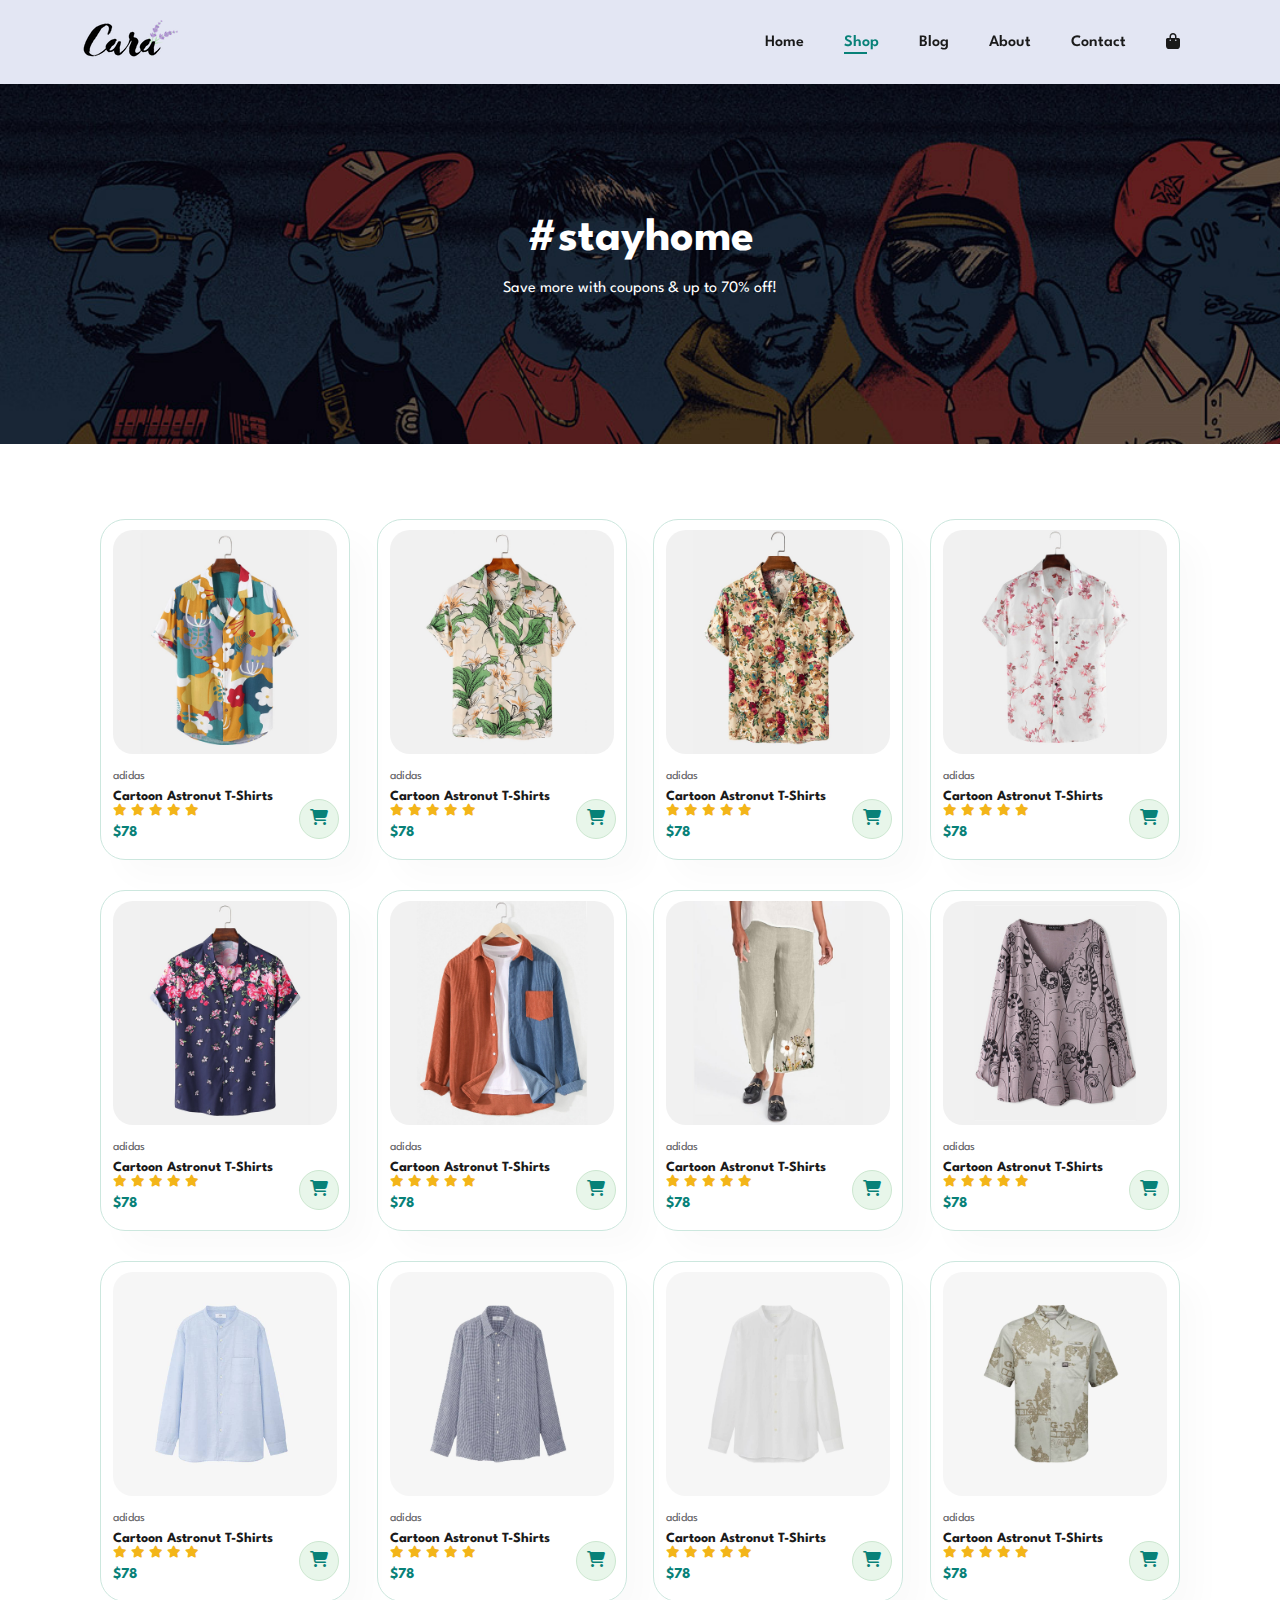
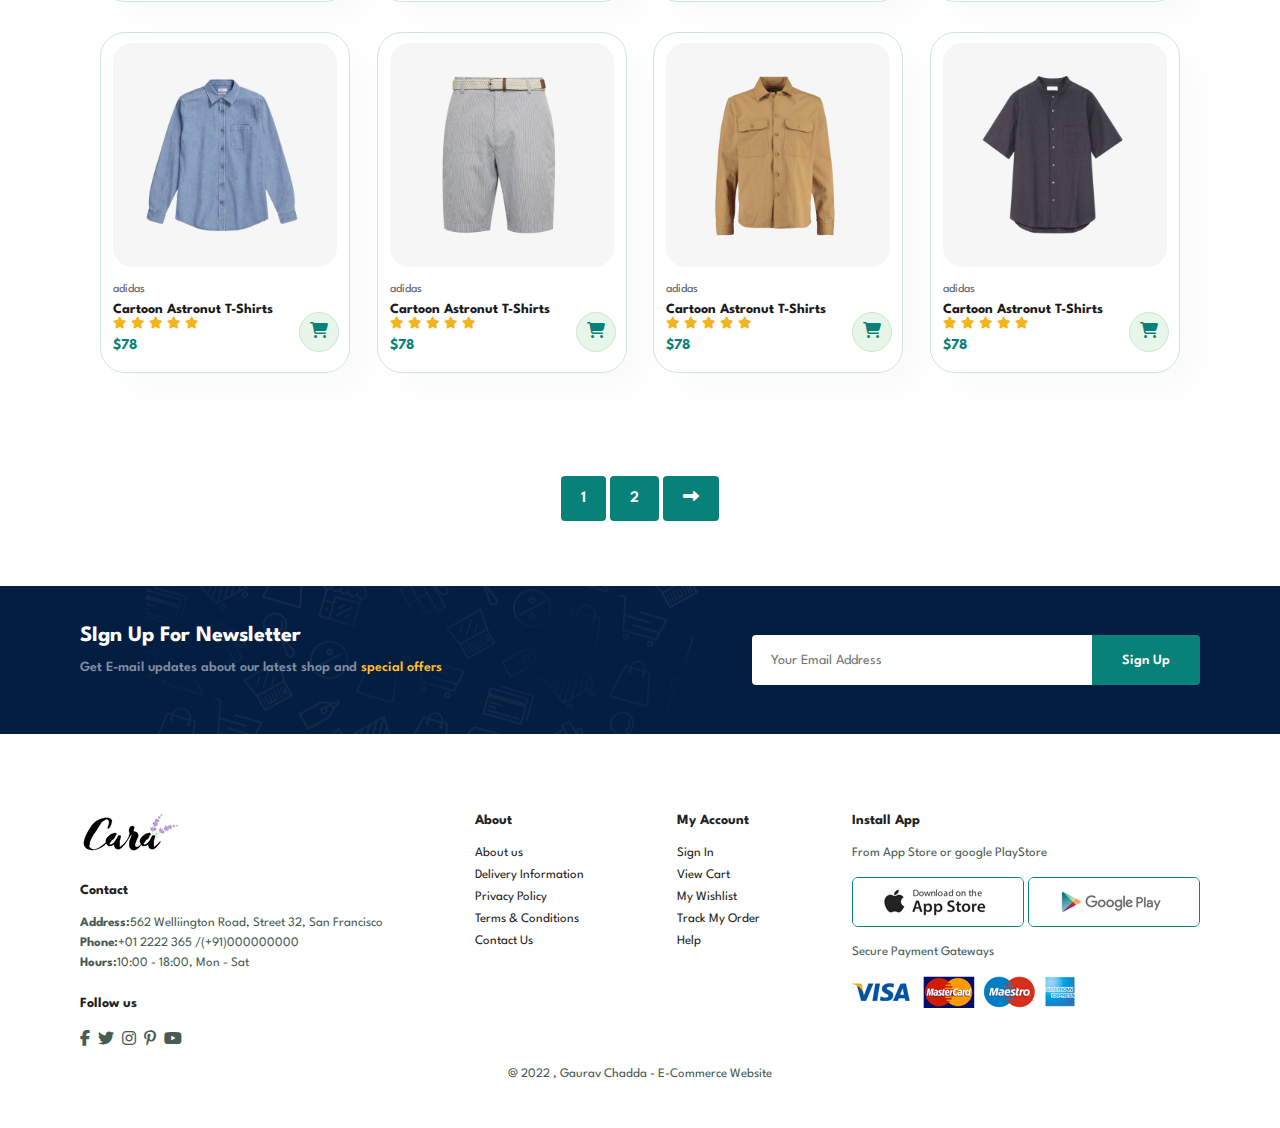
<file: shop.html>
<!DOCTYPE html>
<html lang="en">
<head>
    <meta charset="UTF-8">
    <meta http-equiv="X-UA-Compatible" content="IE=edge">
    <meta name="viewport" content="width=device-width, initial-scale=1.0">
    <title>E-Commerce Website</title>
    <link rel="stylesheet" href="https://cdnjs.cloudflare.com/ajax/libs/font-awesome/6.3.0/css/all.min.css"/>
    <link rel="stylesheet" href="style.css">
</head>
<body>
<section id="header"> 
     <a href="#"><img src="img/logo.png" class="logo" alt=""></a>
<div>
    <ul id="navbar">
<li><a  href="index.html">Home</a></li>
<li><a class="active" href="shop.html">Shop</a></li>
<li><a href="blog.html">Blog</a></li>
<li><a href="about.html">About</a></li>
<li><a href="contact.html">Contact</a></li>
<li id="lg-bag"><a href="cart.html "><i class="fa fa-bag-shopping"></i></a></li>
<a href="#" id="close"><i class="fa-solid fa-xmark"></i></a>  
</ul>
</div>

<div id="mobile">

<a href="cart.html "><i class="fa fa-bag-shopping"></i></a>
<i id="bar" class="fas fa-outdent"></i>
</div>

    </section>

    <section id="page-header">
<h2>#stayhome</h2>
<p>Save more with coupons & up to 70% off!</p>
    </section>

    <section id="product1" class="section-p1">
<div class="pro-container">
    <div class="pro" onclick="window.location.href='sproduct.html';">
        <img src="img/products/f1.jpg" alt="No image">
        <div class="des">
<span>adidas</span>
<h5>Cartoon Astronut T-Shirts</h5>
<div class="star">
    <i class="fas fa-star"></i>
    <i class="fas fa-star"></i>
    <i class="fas fa-star"></i>
    <i class="fas fa-star"></i>
    <i class="fas fa-star"></i>
</div>
<h4>$78</h4>
        </div>
        <a class="cart" href="#"><i class="fa fa-cart-shopping"></i></a>
    </div>

    <div class="pro">
        <img src="img/products/f2.jpg" alt="No image">
        <div class="des">
<span>adidas</span>
<h5>Cartoon Astronut T-Shirts</h5>
<div class="star">
    <i class="fas fa-star"></i>
    <i class="fas fa-star"></i>
    <i class="fas fa-star"></i>
    <i class="fas fa-star"></i>
    <i class="fas fa-star"></i>
</div>
<h4>$78</h4>
        </div>
        <a class="cart" href="#"><i class="fa fa-cart-shopping"></i></a>
    </div>

    <div class="pro">
        <img src="img/products/f3.jpg" alt="No image">
        <div class="des">
<span>adidas</span>
<h5>Cartoon Astronut T-Shirts</h5>
<div class="star">
    <i class="fas fa-star"></i>
    <i class="fas fa-star"></i>
    <i class="fas fa-star"></i>
    <i class="fas fa-star"></i>
    <i class="fas fa-star"></i>
</div>
<h4>$78</h4>
        </div>
        <a class="cart" href="#"><i class="fa fa-cart-shopping"></i></a>
    </div>

    <div class="pro">
        <img src="img/products/f4.jpg" alt="No image">
        <div class="des">
<span>adidas</span>
<h5>Cartoon Astronut T-Shirts</h5>
<div class="star">
    <i class="fas fa-star"></i>
    <i class="fas fa-star"></i>
    <i class="fas fa-star"></i>
    <i class="fas fa-star"></i>
    <i class="fas fa-star"></i>
</div>
<h4>$78</h4>
        </div>
        <a class="cart" href="#"><i class="fa fa-cart-shopping"></i></a>
    </div>

    <div class="pro">
        <img src="img/products/f5.jpg" alt="No image">
        <div class="des">
<span>adidas</span>
<h5>Cartoon Astronut T-Shirts</h5>
<div class="star">
    <i class="fas fa-star"></i>
    <i class="fas fa-star"></i>
    <i class="fas fa-star"></i>
    <i class="fas fa-star"></i>
    <i class="fas fa-star"></i>
</div>
<h4>$78</h4>
        </div>
        <a class="cart" href="#"><i class="fa fa-cart-shopping"></i></a>
    </div>

    <div class="pro">
        <img src="img/products/f6.jpg" alt="No image">
        <div class="des">
<span>adidas</span>
<h5>Cartoon Astronut T-Shirts</h5>
<div class="star">
    <i class="fas fa-star"></i>
    <i class="fas fa-star"></i>
    <i class="fas fa-star"></i>
    <i class="fas fa-star"></i>
    <i class="fas fa-star"></i>
</div>
<h4>$78</h4>
        </div>
        <a class="cart" href="#"><i class="fa fa-cart-shopping"></i></a>
    </div>

    <div class="pro">
        <img src="img/products/f7.jpg" alt="No image">
        <div class="des">
<span>adidas</span>
<h5>Cartoon Astronut T-Shirts</h5>
<div class="star">
    <i class="fas fa-star"></i>
    <i class="fas fa-star"></i>
    <i class="fas fa-star"></i>
    <i class="fas fa-star"></i>
    <i class="fas fa-star"></i>
</div>
<h4>$78</h4>
        </div>
        <a class="cart" href="#"><i class="fa fa-cart-shopping"></i></a>
    </div>

    <div class="pro">
        <img src="img/products/f8.jpg" alt="No image">
        <div class="des">
<span>adidas</span>
<h5>Cartoon Astronut T-Shirts</h5>
<div class="star">
    <i class="fas fa-star"></i>
    <i class="fas fa-star"></i>
    <i class="fas fa-star"></i>
    <i class="fas fa-star"></i>
    <i class="fas fa-star"></i>
</div>
<h4>$78</h4>
        </div>
        <a class="cart" href="#"><i class="fa fa-cart-shopping"></i></a>
    </div>

            <div class="pro">
                <img src="img/products/n1.jpg" alt="No image">
                <div class="des">
        <span>adidas</span>
        <h5>Cartoon Astronut T-Shirts</h5>
        <div class="star">
            <i class="fas fa-star"></i>
            <i class="fas fa-star"></i>
            <i class="fas fa-star"></i>
            <i class="fas fa-star"></i>
            <i class="fas fa-star"></i>
        </div>
        <h4>$78</h4>
                </div>
                <a class="cart" href="#"><i class="fa fa-cart-shopping"></i></a>
            </div>
        
            <div class="pro">
                <img src="img/products/n2.jpg" alt="No image">
                <div class="des">
        <span>adidas</span>
        <h5>Cartoon Astronut T-Shirts</h5>
        <div class="star">
            <i class="fas fa-star"></i>
            <i class="fas fa-star"></i>
            <i class="fas fa-star"></i>
            <i class="fas fa-star"></i>
            <i class="fas fa-star"></i>
        </div>
        <h4>$78</h4>
                </div>
                <a class="cart" href="#"><i class="fa fa-cart-shopping"></i></a>
            </div>
        
            <div class="pro">
                <img src="img/products/n3.jpg" alt="No image">
                <div class="des">
        <span>adidas</span>
        <h5>Cartoon Astronut T-Shirts</h5>
        <div class="star">
            <i class="fas fa-star"></i>
            <i class="fas fa-star"></i>
            <i class="fas fa-star"></i>
            <i class="fas fa-star"></i>
            <i class="fas fa-star"></i>
        </div>
        <h4>$78</h4>
                </div>
                <a class="cart" href="#"><i class="fa fa-cart-shopping"></i></a>
            </div>
        
            <div class="pro">
                <img src="img/products/n4.jpg" alt="No image">
                <div class="des">
        <span>adidas</span>
        <h5>Cartoon Astronut T-Shirts</h5>
        <div class="star">
            <i class="fas fa-star"></i>
            <i class="fas fa-star"></i>
            <i class="fas fa-star"></i>
            <i class="fas fa-star"></i>
            <i class="fas fa-star"></i>
        </div>
        <h4>$78</h4>
                </div>
                <a class="cart" href="#"><i class="fa fa-cart-shopping"></i></a>
            </div>
        
            <div class="pro">
                <img src="img/products/n5.jpg" alt="No image">
                <div class="des">
        <span>adidas</span>
        <h5>Cartoon Astronut T-Shirts</h5>
        <div class="star">
            <i class="fas fa-star"></i>
            <i class="fas fa-star"></i>
            <i class="fas fa-star"></i>
            <i class="fas fa-star"></i>
            <i class="fas fa-star"></i>
        </div>
        <h4>$78</h4>
                </div>
                <a class="cart" href="#"><i class="fa fa-cart-shopping"></i></a>
            </div>
        
            <div class="pro">
                <img src="img/products/n6.jpg" alt="No image">
                <div class="des">
        <span>adidas</span>
        <h5>Cartoon Astronut T-Shirts</h5>
        <div class="star">
            <i class="fas fa-star"></i>
            <i class="fas fa-star"></i>
            <i class="fas fa-star"></i>
            <i class="fas fa-star"></i>
            <i class="fas fa-star"></i>
        </div>
        <h4>$78</h4>
                </div>
                <a class="cart" href="#"><i class="fa fa-cart-shopping"></i></a>
            </div>
        
            <div class="pro">
                <img src="img/products/n7.jpg" alt="No image">
                <div class="des">
        <span>adidas</span>
        <h5>Cartoon Astronut T-Shirts</h5>
        <div class="star">
            <i class="fas fa-star"></i>
            <i class="fas fa-star"></i>
            <i class="fas fa-star"></i>
            <i class="fas fa-star"></i>
            <i class="fas fa-star"></i>
        </div>
        <h4>$78</h4>
                </div>
                <a class="cart" href="#"><i class="fa fa-cart-shopping"></i></a>
            </div>
        
            <div class="pro">
                <img src="img/products/n8.jpg" alt="No image">
                <div class="des">
        <span>adidas</span>
        <h5>Cartoon Astronut T-Shirts</h5>
        <div class="star">
            <i class="fas fa-star"></i>
            <i class="fas fa-star"></i>
            <i class="fas fa-star"></i>
            <i class="fas fa-star"></i>
            <i class="fas fa-star"></i>
        </div>
        <h4>$78</h4>
                </div>
                <a class="cart" href="#"><i class="fa fa-cart-shopping"></i></a>
            </div>
        </div>
        
            </section> 

            <section id="pagination" class="section-p1">
                <a href="#">1</a>
                <a href="#">2</a>
                <a href="#"><i class="fa fa-long-arrow-alt-right"></i></a>
            </section>

            <section id="newsletter" class="section-p1 section-m1">
                <div class="newstext">
              <h4>SIgn Up For Newsletter</h4>
              <p>Get E-mail updates about our latest shop and <span>special offers</span></p>
                </div>
                <div class="form">
                 <input type="text" placeholder="Your Email Address">
                <button class="normal">Sign Up</button>
                </div>
            </section>

            <footer class="section-p1">
<div class="col">
    <img class="logo" src="img/logo.png" alt="No image">
    <h4>Contact</h4>
    <p><strong>Address:</strong>562 Welliington Road, Street 32, San Francisco</p>
    <p><strong>Phone:</strong>+01 2222 365 /(+91)000000000</p>
    <p><strong>Hours:</strong>10:00 - 18:00, Mon - Sat</p>
<div class="follow">
    <h4>Follow us</h4>
    <div class="icon">
        <i class="fab fa-facebook-f"></i>
        <i class="fab fa-twitter"></i>
        <i class="fab fa-instagram"></i>
        <i class="fab fa-pinterest-p"></i>
        <i class="fab fa-youtube"></i>
    </div>
</div>
</div>

<div class="col">
    <h4>About</h4>
    <a href="#">About us</a>
    <a href="#">Delivery Information</a>
    <a href="#">Privacy Policy</a>
    <a href="#">Terms & Conditions</a>
    <a href="#">Contact Us</a>
</div>

<div class="col">
    <h4>My Account</h4>
    <a href="#">Sign In</a>
    <a href="#">View Cart</a>
    <a href="#">My Wishlist</a>
    <a href="#">Track My Order</a>
    <a href="#">Help</a>
</div>

<div class="col install">
    <h4>Install App</h4>
    <p>From App Store or google PlayStore</p>
    <div class="row">
        <img src="img/pay/app.jpg" alt="No Image">
        <img src="img/pay/play.jpg" alt="No Image">
    </div>
    <p>Secure Payment Gateways</p>
    <img src="img/pay/pay.png" alt="No image">
</div>

<div class="copyright">
    <p>@ 2022 , Gaurav Chadda - E-Commerce Website</p>
</div>
            </footer>


    <script src="script.js"></script>
    
</body>
</html>
</file>
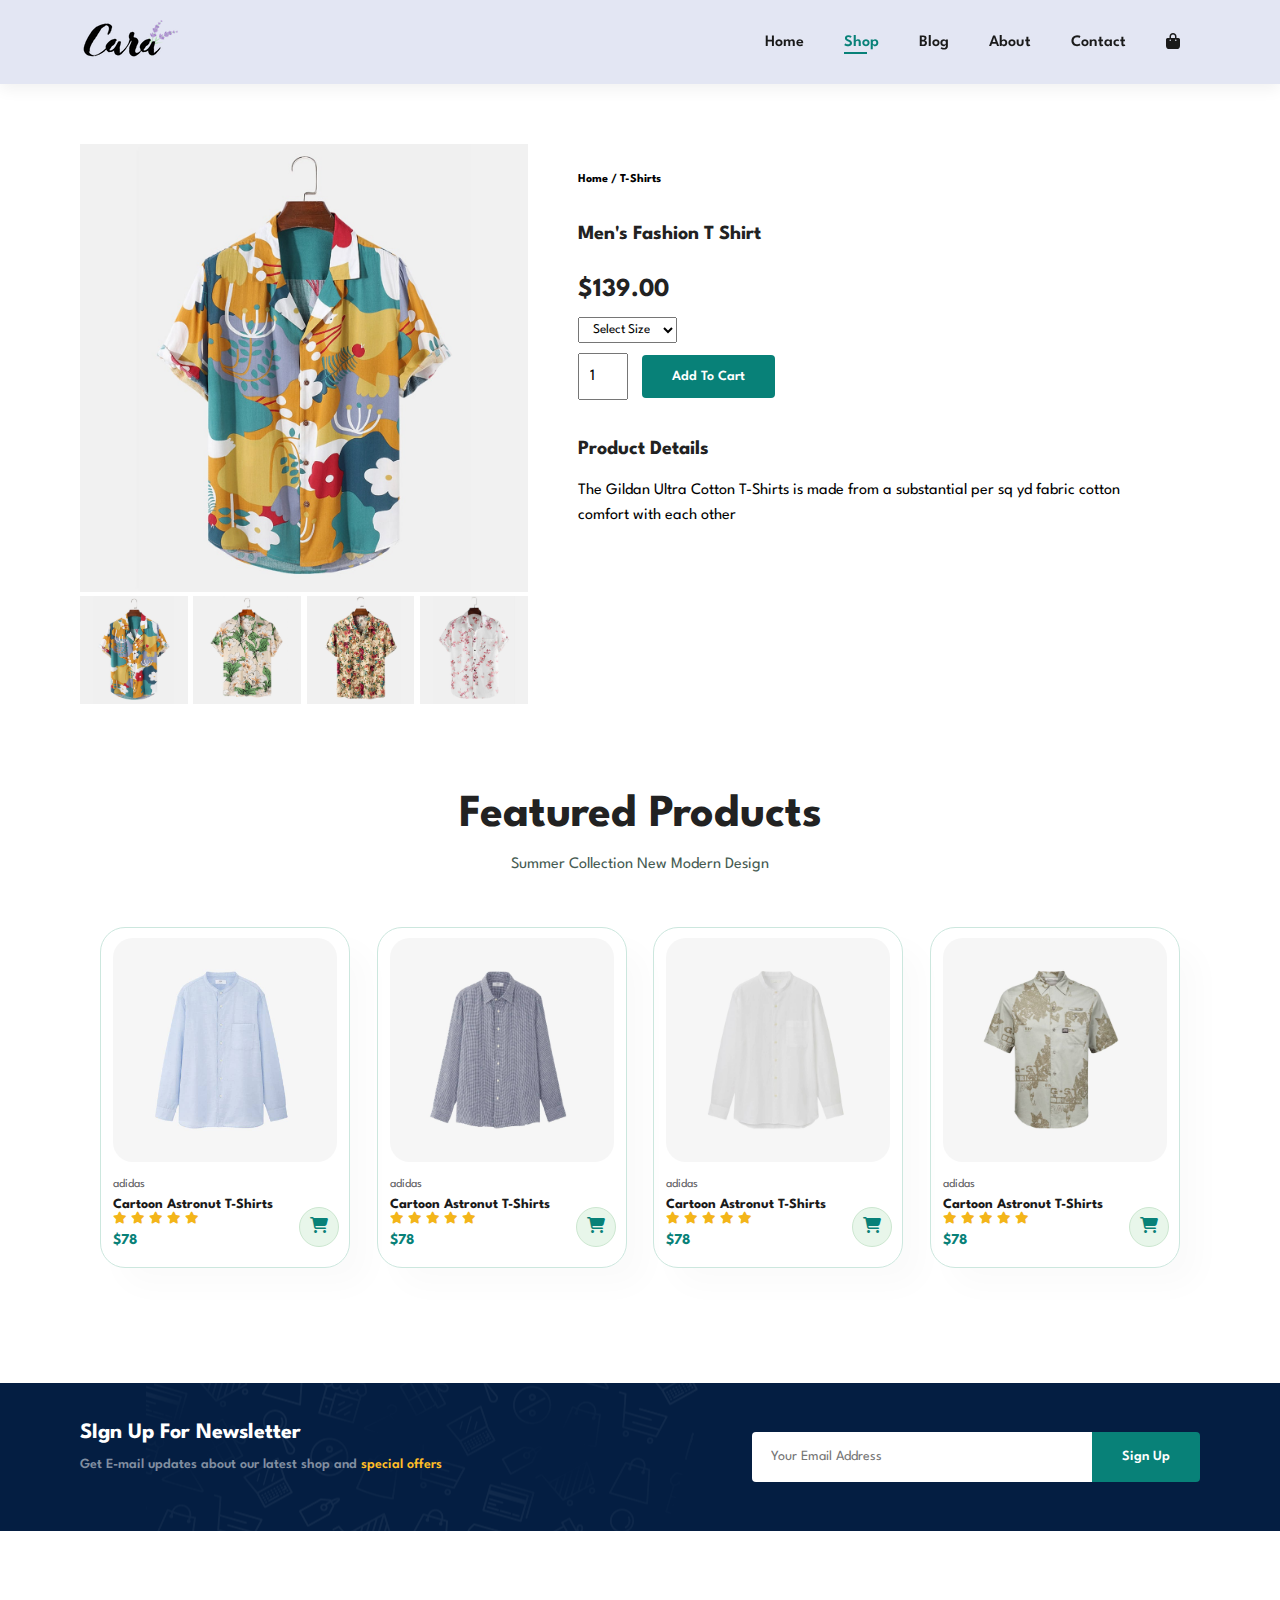
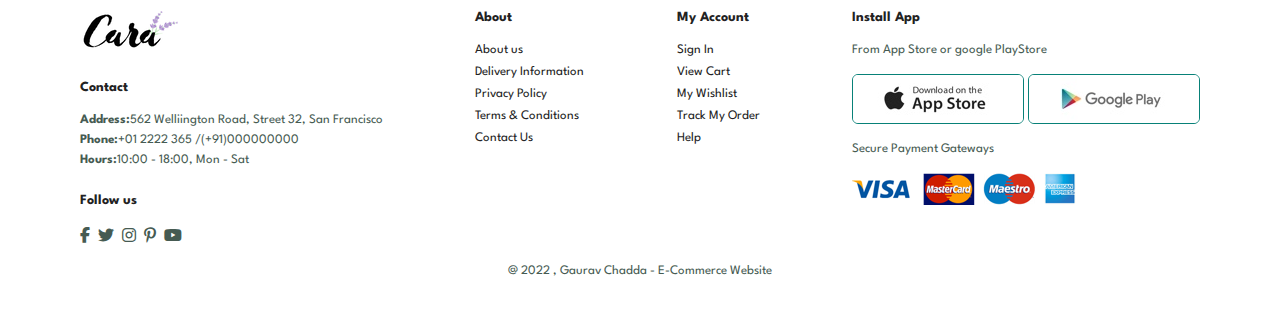
<file: sproduct.html>
<!DOCTYPE html>
<html lang="en">
<head>
    <meta charset="UTF-8">
    <meta http-equiv="X-UA-Compatible" content="IE=edge">
    <meta name="viewport" content="width=device-width, initial-scale=1.0">
    <title>E-Commerce Website</title>
    <link rel="stylesheet" href="https://cdnjs.cloudflare.com/ajax/libs/font-awesome/6.3.0/css/all.min.css"/>
    <link rel="stylesheet" href="style.css">
</head>
<body>
<section id="header"> 
     <a href="#"><img src="img/logo.png" class="logo" alt=""></a>
<div>
    <ul id="navbar">
<li><a  href="index.html">Home</a></li>
<li><a class="active" href="shop.html">Shop</a></li>
<li><a href="blog.html">Blog</a></li>
<li><a href="about.html">About</a></li>
<li><a href="contact.html">Contact</a></li>
<li id="lg-bag"><a href="cart.html "><i class="fa fa-bag-shopping"></i></a></li>
<a href="#" id="close"><i class="fa-solid fa-xmark"></i></a>  
</ul>
</div>

<div id="mobile">

<a href="cart.html "><i class="fa fa-bag-shopping"></i></a>
<i id="bar" class="fas fa-outdent"></i>
</div>

    </section>

    <section id="prodetails" class="section-p1">
        <div class="single-pro-image">
            <img src="img/products/f1.jpg" width="100%" id="MainImg" alt="no image">
        <div class="small-img-group">
            <div class="small-img-col">
                <img src="img/products/f1.jpg" width=100% class="small-img" alt="no image">
            </div>

            <div class="small-img-col">
                <img src="img/products/f2.jpg" width=100% class="small-img" alt="no image">
            </div>

            <div class="small-img-col">
                <img src="img/products/f3.jpg" width=100% class="small-img" alt="no image">
            </div>

            <div class="small-img-col">
                <img src="img/products/f4.jpg" width=100% class="small-img" alt="no image">
            </div>

        </div>
        </div>

        <div class="single-pro-details">
            <h6>Home / T-Shirts</h6>
            <h4>Men's Fashion T Shirt</h4>
            <h2>$139.00</h2>
            <select>
                <option>Select Size</option>
                <option>XL</option>
                <option>XXL</option>
                <option>Small</option>
                <option>Large</option>
            </select>
            <input type="number" value="1">
            <button class="normal">Add To Cart</button>
            <h4>Product Details</h4>
            <span>The Gildan Ultra Cotton T-Shirts is made from a substantial per sq yd fabric cotton comfort with each other</span>
        </div>
    </section>

    <section id="product1" class="section-p1">
        <h2>Featured Products</h2>
        <p>Summer Collection New Modern Design</p>
        <div class="pro-container">
            <div class="pro">
                <img src="img/products/n1.jpg" alt="No image">
                <div class="des">
        <span>adidas</span>
        <h5>Cartoon Astronut T-Shirts</h5>
        <div class="star">
            <i class="fas fa-star"></i>
            <i class="fas fa-star"></i>
            <i class="fas fa-star"></i>
            <i class="fas fa-star"></i>
            <i class="fas fa-star"></i>
        </div>
        <h4>$78</h4>
                </div>
                <a class="cart" href="#"><i class="fa fa-cart-shopping"></i></a>
            </div>
        
            <div class="pro">
                <img src="img/products/n2.jpg" alt="No image">
                <div class="des">
        <span>adidas</span>
        <h5>Cartoon Astronut T-Shirts</h5>
        <div class="star">
            <i class="fas fa-star"></i>
            <i class="fas fa-star"></i>
            <i class="fas fa-star"></i>
            <i class="fas fa-star"></i>
            <i class="fas fa-star"></i>
        </div>
        <h4>$78</h4>
                </div>
                <a class="cart" href="#"><i class="fa fa-cart-shopping"></i></a>
            </div>
        
            <div class="pro">
                <img src="img/products/n3.jpg" alt="No image">
                <div class="des">
        <span>adidas</span>
        <h5>Cartoon Astronut T-Shirts</h5>
        <div class="star">
            <i class="fas fa-star"></i>
            <i class="fas fa-star"></i>
            <i class="fas fa-star"></i>
            <i class="fas fa-star"></i>
            <i class="fas fa-star"></i>
        </div>
        <h4>$78</h4>
                </div>
                <a class="cart" href="#"><i class="fa fa-cart-shopping"></i></a>
            </div>
        
            <div class="pro">
                <img src="img/products/n4.jpg" alt="No image">
                <div class="des">
        <span>adidas</span>
        <h5>Cartoon Astronut T-Shirts</h5>
        <div class="star">
            <i class="fas fa-star"></i>
            <i class="fas fa-star"></i>
            <i class="fas fa-star"></i>
            <i class="fas fa-star"></i>
            <i class="fas fa-star"></i>
        </div>
        <h4>$78</h4>
                </div>
                <a class="cart" href="#"><i class="fa fa-cart-shopping"></i></a>
            </div>
        </div>
        
            </section>

            <section id="newsletter" class="section-p1 section-m1">
                <div class="newstext">
              <h4>SIgn Up For Newsletter</h4>
              <p>Get E-mail updates about our latest shop and <span>special offers</span></p>
                </div>
                <div class="form">
                 <input type="text" placeholder="Your Email Address">
                <button class="normal">Sign Up</button>
                </div>
            </section>

            <footer class="section-p1">
<div class="col">
    <img class="logo" src="img/logo.png" alt="No image">
    <h4>Contact</h4>
    <p><strong>Address:</strong>562 Welliington Road, Street 32, San Francisco</p>
    <p><strong>Phone:</strong>+01 2222 365 /(+91)000000000</p>
    <p><strong>Hours:</strong>10:00 - 18:00, Mon - Sat</p>
<div class="follow">
    <h4>Follow us</h4>
    <div class="icon">
        <i class="fab fa-facebook-f"></i>
        <i class="fab fa-twitter"></i>
        <i class="fab fa-instagram"></i>
        <i class="fab fa-pinterest-p"></i>
        <i class="fab fa-youtube"></i>
    </div>
</div>
</div>

<div class="col">
    <h4>About</h4>
    <a href="#">About us</a>
    <a href="#">Delivery Information</a>
    <a href="#">Privacy Policy</a>
    <a href="#">Terms & Conditions</a>
    <a href="#">Contact Us</a>
</div>

<div class="col">
    <h4>My Account</h4>
    <a href="#">Sign In</a>
    <a href="#">View Cart</a>
    <a href="#">My Wishlist</a>
    <a href="#">Track My Order</a>
    <a href="#">Help</a>
</div>

<div class="col install">
    <h4>Install App</h4>
    <p>From App Store or google PlayStore</p>
    <div class="row">
        <img src="img/pay/app.jpg" alt="No Image">
        <img src="img/pay/play.jpg" alt="No Image">
    </div>
    <p>Secure Payment Gateways</p>
    <img src="img/pay/pay.png" alt="No image">
</div>

<div class="copyright">
    <p>@ 2022 , Gaurav Chadda - E-Commerce Website</p>
</div>
            </footer>

<script>
    var MainImg = document.getElementById("MainImg");
    var smallimg = document.getElementsByClassName("small-img");
    smallimg[0].onclick = function(){
        MainImg.src = smallimg[0].src;
    }
    smallimg[1].onclick = function(){
        MainImg.src = smallimg[1].src;
    }
    smallimg[2].onclick = function(){
        MainImg.src = smallimg[2].src;
    }
    smallimg[3].onclick = function(){
        MainImg.src = smallimg[3].src;
    }

</script>
    <script src="script.js"></script>
    
</body>
</html>
</file>
<file: style.css>
@import url("https://fonts.googleapis.com/css2?family=Spartan:wght@100;200;300;400;500;600;700;800;900&display=swap");
* {
  margin: 0;
  padding: 0;
  box-sizing: border-box;
  font-family: "Spartan", sans-serif;
}

html {
  scroll-behavior: smooth;
}

/* Global Styles */

h1 {
  font-size: 50px;
  line-height: 64px;
  color: #222;
}

h2 {
  font-size: 46px;
  line-height: 54px;
  color: #222;
}

h4 {
  font-size: 20px;
  color: #222;
}

h6 {
  font-weight: 700;
  font-size: 12px;
}

p {
  font-size: 16px;
  color: #465b52;
  margin: 15px 0 20px 0;
}

.section-p1 {
  padding: 40px 80px;
}

.section-m1 {
  margin: 40px 0;
}

 button.normal{
  font-size: 14px;
  font-weight: 600;
  padding: 15px 30px;
  color: #000;
  background-color: #fff;
  border-radius: 4px;
  cursor: pointer;
  border: none;
  outline: none;
  transition: 0.2s;
 }

 button.white{
  font-size: 13px;
  font-weight: 600;
  padding: 11px 18px;
  color: #fff;
  background-color: transparent;
  cursor: pointer;
  border: 1px solid #fff;
  outline: none;
  transition: 0.2s;
 }

body {
  width: 100%;
}

#header{
    display: flex;
    align-items: center;
    justify-content: space-between;
    padding: 20px 80px;
    background: #E3E6F3;
    box-shadow: 0 5px 15px rgba(0, 0, 0, 0.06);
    z-index: 999 ;
    position: sticky;
    top: 0;
    left: 0;
}

#navbar{
    display: flex;
    align-items: center;
    justify-content: center;
}

#navbar li{
list-style: none;
padding: 0 20px;
position: relative;
}

#navbar li a{
   text-decoration: none;
   font-size: 16px;
   font-weight: 600;
   color: #1a1a1a; 
   transition: 0.3s ease;
}

#navbar li a:hover,
#navbar li a.active{
   color: #088178; 
}

#navbar li a.active::after,
#navbar li a:hover::after{
    content: "";
    width:30%;
    height: 2px;
    background: #088178;
    position: absolute;
    bottom: -4px;
     left: 20px;
}

#mobile{
  display: none;
  align-items: center;
}

#close{
  display: none;
}

/* Home Page */
#hero{
  background-image: url("img/hero4.png");
  height: 90vh;
  width: 100%;
  background-size: cover;
  background-position: top 25% right 0;
  padding: 0 80px;
  display: flex;
  flex-direction: column;
  align-items: flex-start;
  justify-content: center;
}

#hero h4{
  padding-bottom: 15px;
}

#hero h1{
  color: #088178;
}

#hero button{
  background-image: url("img/button.png");
  background-color: transparent;
  color: #088178;
  border: 0;
  padding: 14px 80px 14px 65px;
  background-repeat: no-repeat;
  cursor: pointer;
  font-weight: 700;
  font-size: 15px;
}

#feature{
   display: flex;
   align-items: center;
   justify-content: space-between;
   flex-wrap: wrap;
}

#feature .fe-box{
  width: 180px;
  text-align: center;
  padding: 25px 15px;
  box-shadow: 20px 20px 34px rgba(0, 0, 0, 0.03);
  border: 1px solid #cce7d0;
  border-radius: 4px;
  margin: 15px 0;
}

#feature .fe-box:hover{
  box-shadow: 10px 10px 54px rgba(70, 62, 221, 0.1);
}

#feature .fe-box img{
  width: 100%; */
   margin-bottom: 10px;
}

#feature .fe-box h6{
  display: inline-block;
  padding: 9px 8px 6px 8px;
  line-height: 1;
  border-radius: 4px;
  color: #088178;
  background-color: #fddde4;
}

#feature .fe-box:nth-child(2) h6{
background-color: #cdebbc;
} 

#feature .fe-box:nth-child(3) h6{
  background-color: #d1e8f2;
  } 

  #feature .fe-box:nth-child(4) h6{
    background-color: #cdd4f8;
    } 

    #feature .fe-box:nth-child(5) h6{
      background-color: #f6dbf6;
      } 

      #feature .fe-box:nth-child(6) h6{
        background-color: #fff2e5;
        } 

        #product1{
          text-align: center;
        }

        #product1 .pro-container{
          display: flex;
          justify-content: space-between;
          padding: 20px;
          flex-wrap:  wrap;
        }

        #product1 .pro{
          width: 23%;
          min-width: 250px;
          padding: 10px 12px;
          border: 1px solid #cce7de;
          border-radius: 25px;
          cursor: pointer;
          box-shadow: 20px 20px 30px rgba(0, 0, 0, 0.02);
        margin: 15px 0;
        transition: 0.2s ease;
        position: relative;
        }

        #product1 .pro:hover{
          box-shadow: 20px 20px 30px rgba(0, 0, 0, 0.06);
        }

        #product1 .pro img{
          width: 100%;
          border-radius: 20px;
        }

        #product1 .pro .des{
          text-align: start;
          padding: 10px 0;
        }

        #product1 .pro .des span{
          color: #606063;
font-size: 12px;
        }

        #product1 .pro .des h5{
          padding-top: 7px;
          color: #1a1a1a;
          font-size: 14px;
        }

        #product1 .pro .des i{
          font-size: 12px;
          color: rgb(243,181,25);
        }

        #product1 .pro .des h4{
          padding-top: 7px;
          font-size: 15px;
          font-weight: 700;
          color: #088178;
        }

        #product1 .pro .cart{
        width: 40px;
          height: 40px;
          line-height: 40px;
          border-radius: 50px;
          background-color: #e8f6ea;
          font-weight: 500;
          color: #088178;
          border: 1px solid #cce7d0;
          position: absolute;
          bottom: 20px;
          right: 10px;
        }

        #banner{
          display: flex;
          flex-direction: column;
          justify-content: center;
          align-items: center;
          text-align: center;
          background-image: url("img/banner/b2.jpg");
          width: 100%;
          height: 40vh;
          background-size: cover;
          background-position: center;
        }

        #banner h4{
          color: #fff;
          font-size: 16px;
        }

        #banner h2{
          color: #fff;
          font-size: 30px;
          padding: 10px 0;
        }

        #banner h2 span{
          color: #ef3636;
        }

        #banner button:hover{
          background: #088178;
          color: #fff;
        }

        #sm-banner{
  display: flex;
  justify-content: space-between;
  flex-wrap: wrap;
}

        #sm-banner .banner-box{
          display: flex;
          flex-direction: column;
          justify-content: center;
          align-items: flex-start;
          background-image: url("img/banner/b17.jpg");
          min-width: 580px;
          height: 50vh;
          background-size: cover;
          background-position: center;
          padding: 30px;
        }

        #sm-banner .banner-box2{
          background-image: url("img/banner/b10.jpg");
        }

        #sm-banner h4{
          color: #fff;
          font-size: 20px;
          font-weight: 300;
        }

        #sm-banner h2{
          color: #fff;
          font-size: 28px;
          font-weight: 800;
        }

        #sm-banner span{
          color: #fff;
          font-size: 14px;
          font-weight: 500;
          padding-bottom: 15px;
      }

      #sm-banner .banner-box:hover button{
background: #088178;
border: 1px solid #088178;
      }

      #banner3{
        display: flex;
        justify-content: space-between;
        flex-wrap: wrap;
        padding: 0 80px;
      }

      #banner3 .banner-box{
        display: flex;
        flex-direction: column;
        justify-content: center;
        align-items: flex-start;
        background-image: url("img/banner/b7.jpg");
        min-width: 30%;
        height: 30vh;
        background-size: cover;
        background-position: center;
        padding: 20px;
        margin-bottom: 20px;
      }

      #banner3 .banner-box2{
        background-image: url("img/banner/b4.jpg");
      }

      #banner3 .banner-box3{
        background-image: url("img/banner/b18.jpg");
      }

      #banner3 h2{
       color: #fff;
       font-weight: 900;
       font-size: 22px; 
      }

      #banner3 h3{
        color: #ec544e;
        font-weight: 800;
        font-size: 15px; 
       }

       #newsletter{
        display: flex;
        justify-content: space-between;
        flex-wrap: wrap;
        align-items: center;
        background-image: url("img/banner/b14.png");
        background-repeat: no-repeat;
        background-position: 20% 30%;
         background-color: #041e42; 
       }

       #newsletter h4{
        font-size: 22px;
        font-weight: 700;
        color: #fff;
       }

       #newsletter p{
        font-size: 14px;
        font-weight: 600;
        color: #818ea0;
       }

       #newsletter p span{
        color: #ffbd27;
       }

       #newsletter .form{
        display: flex;
        width: 40%;

       }

       #newsletter input{
        height: 3.125rem;
        padding: 0 1.25em;
        font-size: 14px;
        width: 100%;
        border: 1px solid transparent;
        border-radius: 4px;
        outline: none;
        border-top-right-radius: 0;
        border-bottom-right-radius: 0;
       }

       #newsletter button{
        background-color: #088178;
        color: #fff;
        white-space: nowrap;
        border-top-left-radius: 0;
        border-bottom-left-radius: 0;
       }

       footer{
        display: flex;
        flex-wrap: wrap;
        justify-content: space-between;
       }
         
       footer .col{
        display: flex;
        flex-direction: column;
        align-items: flex-start;
        margin-bottom: 20px;
       }

       footer .logo{
        margin-bottom: 30px;
       }

       footer h4{
        font-size: 14px;
        padding-bottom: 20px;
       }

       footer p{
        font-size: 13px;
        margin: 0 0 8px 0;
       }

       footer a{
        font-size: 13px;
        text-decoration: none;
        color: #222;
        margin-bottom: 10px;
       }

       footer .follow{
        margin-top: 20px;
       }

       footer .follow i{
        color: #465b52;
        padding-right: 4px;
        cursor: pointer;
       }

       footer .install .row img{
        border: 1px solid #088178;
        border-radius: 6px;
       }

       footer .install img{
        margin: 10px 0 15px 0;
       }

       footer .follow i:hover,
       footer a:hover {
        color: #088178;
       }

       footer .copyright{
        width: 100%;
        text-align: center;
       }

       /* Shop Page */
       #page-header{
        background-image: url("img/banner/b1.jpg");
        width: 100%;
        height: 40vh;
        background-size: cover;
        display: flex;
        justify-content: center;
        text-align: center;
        flex-direction: column;
        padding: 14px;
       }

       #page-header h2,
       #page-header p{
color: #fff;
       }

       #pagination{
        text-align: center;
       }

       #pagination A{
        text-decoration: none;
        background-color: #088178;
        padding: 15px 20px;
        border-radius: 4px;
        color: #fff;
        font-weight: 600;
       }

       #pagination a i{
        font-size: 16px;
        font-weight: 600;
       }

       /* Single Product */
       #prodetails{
        display: flex;
        margin-top: 20px;
       }

       #prodetails .single-pro-image{
width: 40%;
margin-right: 50px;
       }

       .small-img-group{
        display: flex;
        justify-content: space-between;
       }

       .small-img-col{
        flex-basis: 24%;
        cursor: pointer;
       }

       #prodetails .single-pro-details{
width: 50%;
padding-top: 30px;
       }

       #prodetails .single-pro-details h4{
        padding: 40px 0 20px 0;
       }

       #prodetails .single-pro-details h2{
        font-size: 26px;
       }

       #prodetails .single-pro-details select{
        display: block;
        padding: 5px 10px;
        margin-bottom: 10px;
       }

       #prodetails .single-pro-details input{
        width: 50px;
        height: 47px;
        padding: 10px;
        font-size: 16px;
        margin-right: 10px;
       }

       #prodetails .single-pro-details input:focus{
       outline: none;
       }

       #prodetails .single-pro-details button{
        background-color: #088178;
        color: #fff;
       }

       #prodetails .single-pro-details span{
        line-height: 25px;
       }

       /* Blog-Page */
       #page-header.blog-header{
      background-image: url("img/banner/b19.jpg");
       }

       #blog{
        padding: 150px 150px 0 150px;
       }

       #blog .blog-box{
       display: flex;
       align-items: center;
       width: 100%;
       position: relative;
       padding-bottom: 90px;
       }

       #blog .blog-img{
        width: 50%;
        margin-right: 40px;
       }

       #blog img{
        width: 100%;
        height: 300px;
        object-fit: cover;
       }

       #blog .blog-details{
       width: 50%;
       }

       #blog .blog-details a{
        text-decoration: none;
        font-size: 11px;
        color: #000;
        font-weight: 700;
        position: relative;
        transition: 0.3s;
       }

       #blog .blog-details a::after{
        content: "";
        width: 50px;
        height: 1px;
        background-color: #000;
        position: absolute;
        top: 4px;
        right: -60px;
       }

       #blog .blog-details a:hover{
        color: #088178;
       }

       #blog .blog-details a:hover::after{
        background-color: #088178;
       }

       #blog .blog-box h1{
        position: absolute;
        top: -40px;
        left: 0;
        font-size: 70px;
        font-weight: 700;
        color: #c9cbce;
        z-index: -9;
       }

       /* About Page */
       #page-header.about-header{
      background-image: url("img/about/banner.png");
       }

       #about-head{
        display: flex;
        align-items: center;
       }

       #about-head img{
       width: 50%;
       height: auto;
       }

        #about-head div{
          padding-left: 40px;
        }  
        
        #about-app {
          text-align: center;
        }

        #about-app .video{
          width: 70%;
          height: 100%;
          margin: 30px auto 0 auto;
        }

        #about-app .video video{
          width: 100%;
          height: 100%;
          border-radius: 20px;
        }

        /* Contact Page */
        #contact-details{
          display: flex;
          align-items: center;
          justify-content: space-between;
        }

        #contact-details .details{
          width: 40%;
        }

        #contact-details .details span,
        #form-details form span{
          font-size: 12px;
        }

        #contact-details .details h2,
        #form-details form h2{
          font-size: 26px;
          line-height: 35px;
          padding: 20px 0;
        }

        #contact-details .details h3{
          font-size: 16px;
          padding-bottom: 15px;
        }

        #contact-details .details li{
          list-style: none;
          display: flex;
          padding: 10px 0;
        }

        #contact-details .details li i{
          font-size: 14px;
          padding-right: 22px;
        }

        #contact-details .details li p{
          margin: 0;
          font-size: 14px;
        }

        #contact-details .map{
          width: 55%;
          height: 400px;
        }

        #contact-details .map iframe{
          width: 100%;
          height: 100%;
        }

        #form-details form{
          width: 65%;
          display: flex;
          flex-direction: column;
          align-items: flex-start;
        }

        #form-details form input,
        #form-details form textarea{
          width: 100%;
          padding: 12px 15px;
          outline: none;
          margin-bottom: 20px;
          border: 1px solid #e1e1e1;
        }

        #form-details form button{
          background-color: #088178;
          color: #fff;
        }

        #form-details .people div{
          padding-bottom: 25px;
          display: flex;
          align-items: flex-start;
        }

        #form-details .people div img{
          width: 65px;
          height: 65px;
          object-fit: cover;
          margin-right: 15px;
        }

        #form-details .people div p{
          margin: 0;
          font-size: 13px;
          line-height: 25px;
        }

        #form-details .people div span{
          display: block;
          font-size: 16px;
          font-weight: 600;
          color: #000;
        }

        #form-details {
         display: flex;
         justify-content: space-between;
         margin: 30px;
         padding: 80px;
         border: 1px solid #e1e1e1; 
        }

        /* Cart Page */
        #cart table{
          width: 100%;
          border-collapse: collapse;
          table-layout: fixed;
          white-space: nowrap;
        }

        #cart {
          overflow-x: auto;
        }

        #cart table img{
          width: 70px;
        }

        #cart table td:nth-child(1){
          width: 100px;
          text-align: center;
        }

        #cart table td:nth-child(2){
          width: 150px;
          text-align: center;
        }

        #cart table td:nth-child(3){
          width: 250px;
          text-align: center;
        }

        #cart table td:nth-child(4),
        #cart table td:nth-child(5),
        #cart table td:nth-child(6){
          width: 150px;
          text-align: center;
        }

        #cart table td:nth-child(5) input{
          width: 70px;
          padding: 10px 5px 10px 15px;
        }

        #cart table thead{
          border: 1px solid;
          border-left: none;
          border-right: none;
        }

        #cart table thead td{
          font-weight: 700;
          text-transform: uppercase;
          font-size: 13px;
          padding: 18px 0;
        }

        #cart table tbody tr td{
          padding-top: 15px;
        }

        #cart table tbody td{
          font-size: 13px;
        }

        #cart-add{
          display: flex;
          flex-wrap: wrap;
          justify-content: space-between;
        }

        #coupon{
        width: 50%;
        margin-bottom: 30px;
        }

        #coupon h3,
        #subtotal h3{
          padding-bottom: 15px;
        }

        #coupon input{
          padding: 10px 20px;
          outline: none;
          width: 60%;
          margin-right: 10px;
          border: 1px solid #e2e9e1;
        }

        #coupon button,
        #subtotal button{
          background-color: #088178;
          color: #fff;
          padding: 12px 20px;
        }

        #subtotal{
          width: 50%;
          margin-bottom: 30px;
          border: 1px solid #e2e9e1;
          padding: 30px;
        }

        #subtotal table{
          border-collapse: collapse;
          width: 100%;
          margin-bottom: 20px;
        }

        #subtotal table td{
          width: 50%;
          border: 1px solid;
          padding: 10px;
          font-size: 13px;
        }

      /* Media Queries */
       @media (max-width:799px){
        .section-p1{
          padding: 40px 40px;
        }
        #navbar{
          display: flex;
          flex-direction: column;
          align-items: flex-start;
          justify-content: flex-start;
          position: fixed;
          top: 0;
          right: -300px;
          height: 100vh;
          width: 300px;
          background-color: #E3E6F3;
          box-shadow: 0 40px 60px rgba(0, 0, 0, 0.1);
        padding: 80px 0 0 10px;
        }

        #navbar.active{
          right: 0px;
          transition: 0.3s;
        }

        #navbar li{
          margin-bottom: 25px;
        }

        #mobile{
          display: flex;
          align-items: center;
        }

        #mobile i{
          color: #1a1a1a;
          font-size: 24px;
          padding-left: 20px;
        }

        #close{
           display: initial; 
          position: absolute;
          top: 30px;
          left: 30px;
          color: #222;
          font-size: 24px;
        }

        #lg-bag{
          display: none;
        }

        #hero {
          height: 70vh;
          padding: 0 80px;
          background-position: top 30% right 30%;
      } 

      #feature{
        justify-content: center;
      }

      #feature .fe-box{
        margin: 15px 15px;
      }

      #product1 .pro-container{
        justify-content: center;
      }

      #product1 .pro{
        margin: 15px;
      }

      #banner{
        height: 20vh;
      }

      #sm-banner .banner-box{
       min-width: 100%;
       height: 30vh; 
      }

      #banner3{
        padding: 0 40px;
      }

      #banner3 .banner-box{
        width: 28%;
      }

       #newsletter .form{
        width: 70%;
       }

       /* contact page */
       #form-details{
        padding: 40px;
       }

       #form-details form{
        width: 50%;  
       }
    }

    @media (max-width:477px) {
      #header{
padding: 10px 30px;
      }

      h2{
        font-size: 32px;
      }
      h1{
        font-size: 38px;
      }

      #hero{
        padding: 0 20px;
        background-position: 55%;
      }

      #feature {
        justify-content: space-between;
      }

      #feature .fe-box{
        width: 155px;
        margin: 0 0 15px 0;
      }

      #product .pro{
        width: 100%;
      }

      #banner{
        height: 40vh;
      }

      #sm-banner .banner-box{
        height: 40vh;
      }

      #sm-banner .banner-box2{
        margin-top: 20px;
      }

      #banner3{
        padding: 0 20px;
      }

      #banner3 .banner-box{
        width: 100%;
      }

      #newsletter{
      padding: 40px 20px;
      }

       #newsletter .form{
        width: 100%;
      }

      footer .copyright{
        text-align: start;
      }

      /* Single Product */
      #prodetails{
        display: flex;
        flex-direction: column;
      }

      #prodetails .single-pro-image{
        width: 100%;
        margin-right: 50px;
      }

      #prodetails .single-pro-details{
        width: 100%;
      }

      /* Blog-page */
#blog{
  padding: 100px 20px 0 20px;
}

      #blog .blog-box{
        display: flex;
        flex-direction: column;
        align-items: flex-start;
      }

      #blog .blog-img{
       width: 100%;
       margin-right: 0px;
       margin-bottom: 30px;
      }

      #blog .blog-details{
        width: 100%;
      }

      /* ABout Page */
      #about-head{
      flex-direction: column;
      }

      #about-head img{
       width: 100%;
       margin-bottom: 20px;
      }

      #about-head div{
        padding-left: 0px;
      }

      #about-app .video{
        width: 100%;
      }

      /* Contact page */
     #contact-details{
      flex-direction: column;
     }

     #contact-details .details{
      width: 100%;
      margin-bottom: 30px;
     }

     #contact-details .map{
      width: 100%;
     }

     #form-details{
      margin: 10px;
      padding: 30px 10px;
      flex-wrap: wrap;
     }

     #form-details form{
      width: 100%;
      margin-bottom: 30px;
     }

     /* Cart page */
     #cart-add{
      flex-direction: column;
     }

     #coupon{
      width: 100%;
     }

     #subtotal{
      width: 100%;
      padding: 20px;
     }
    }
</file>
